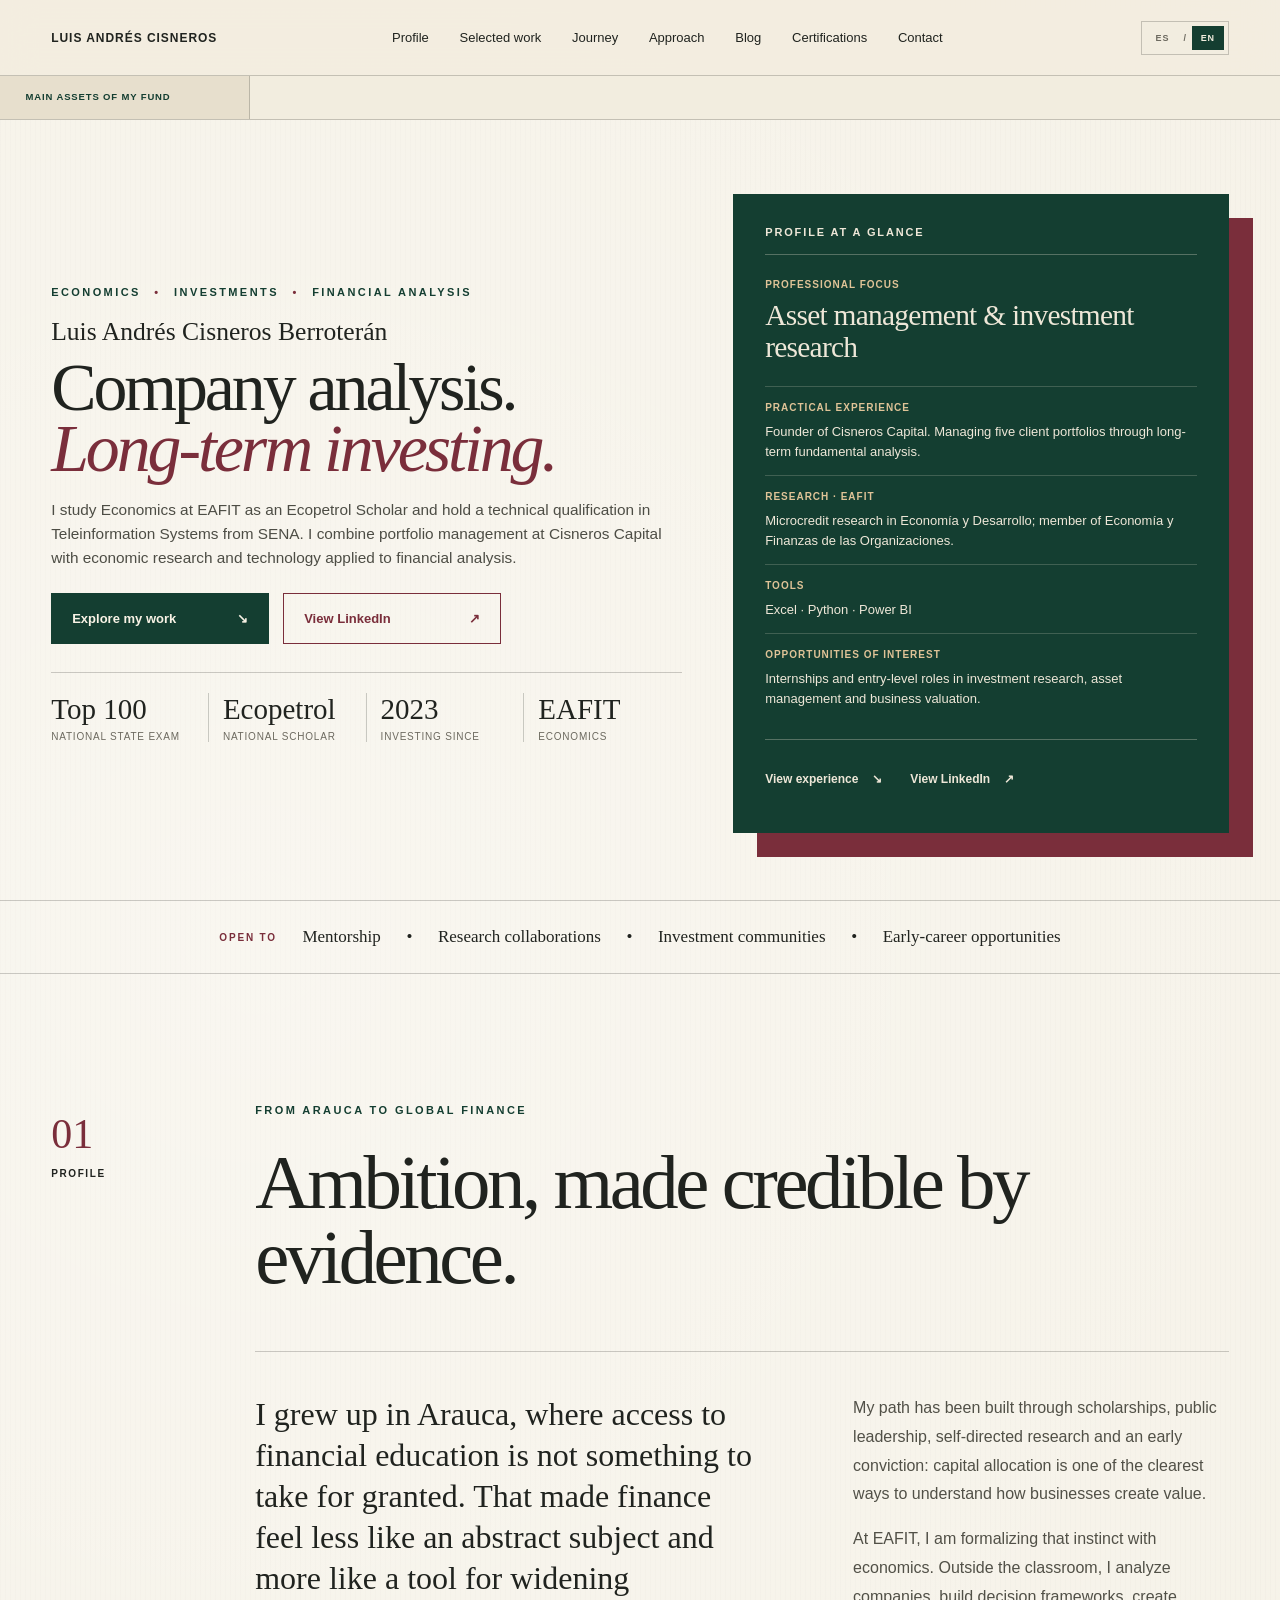
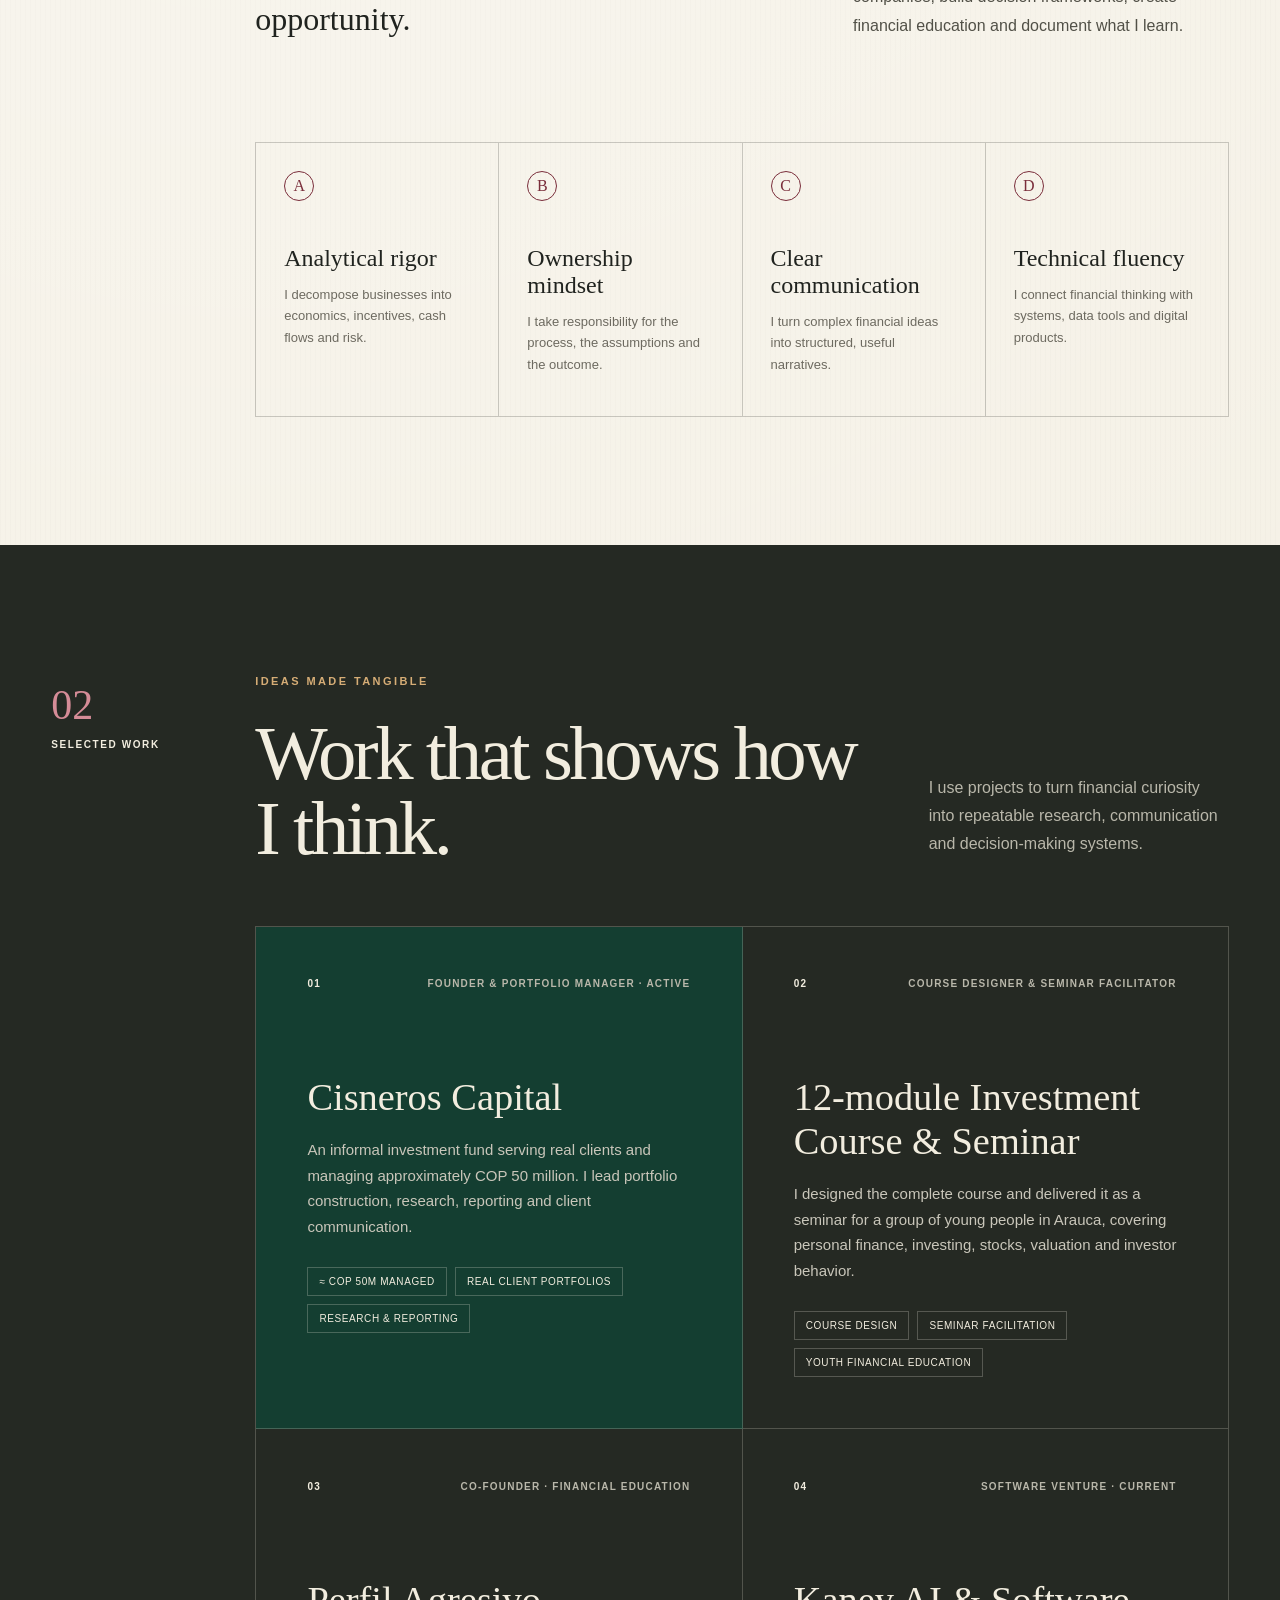
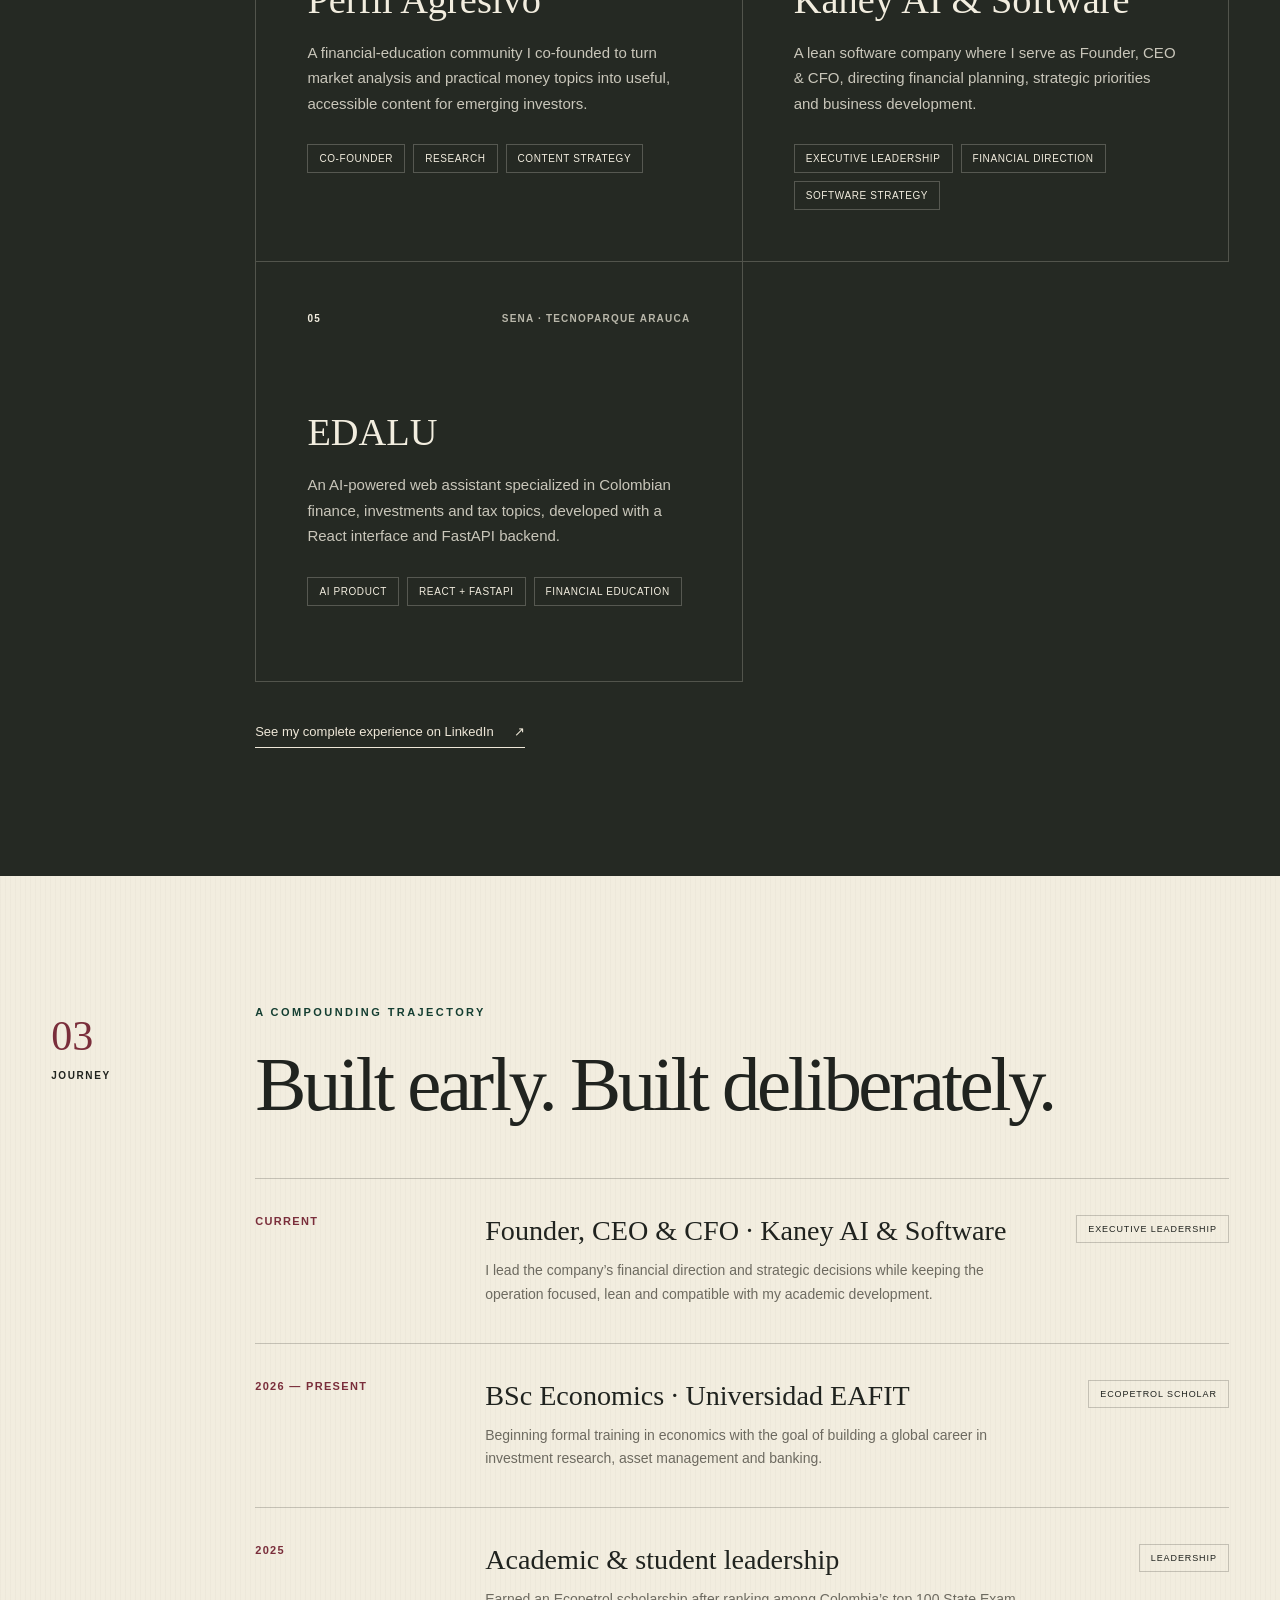
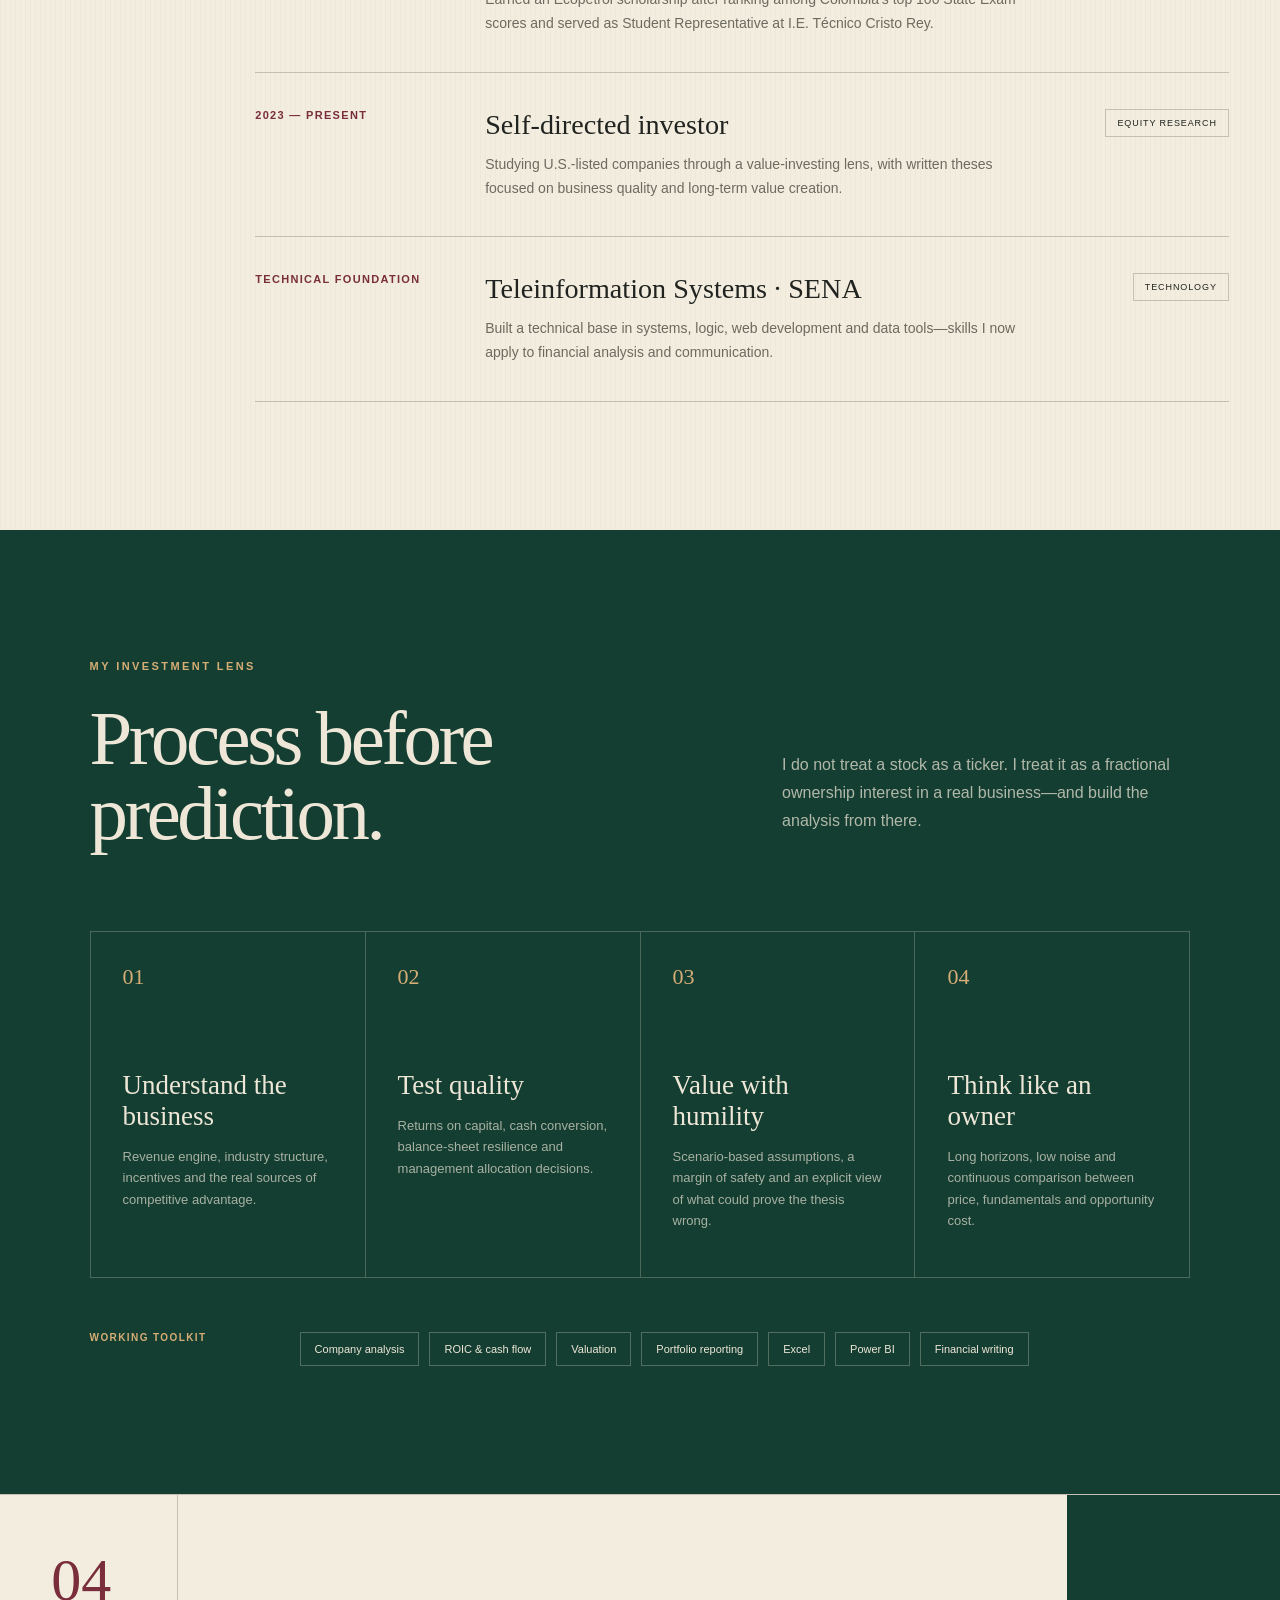
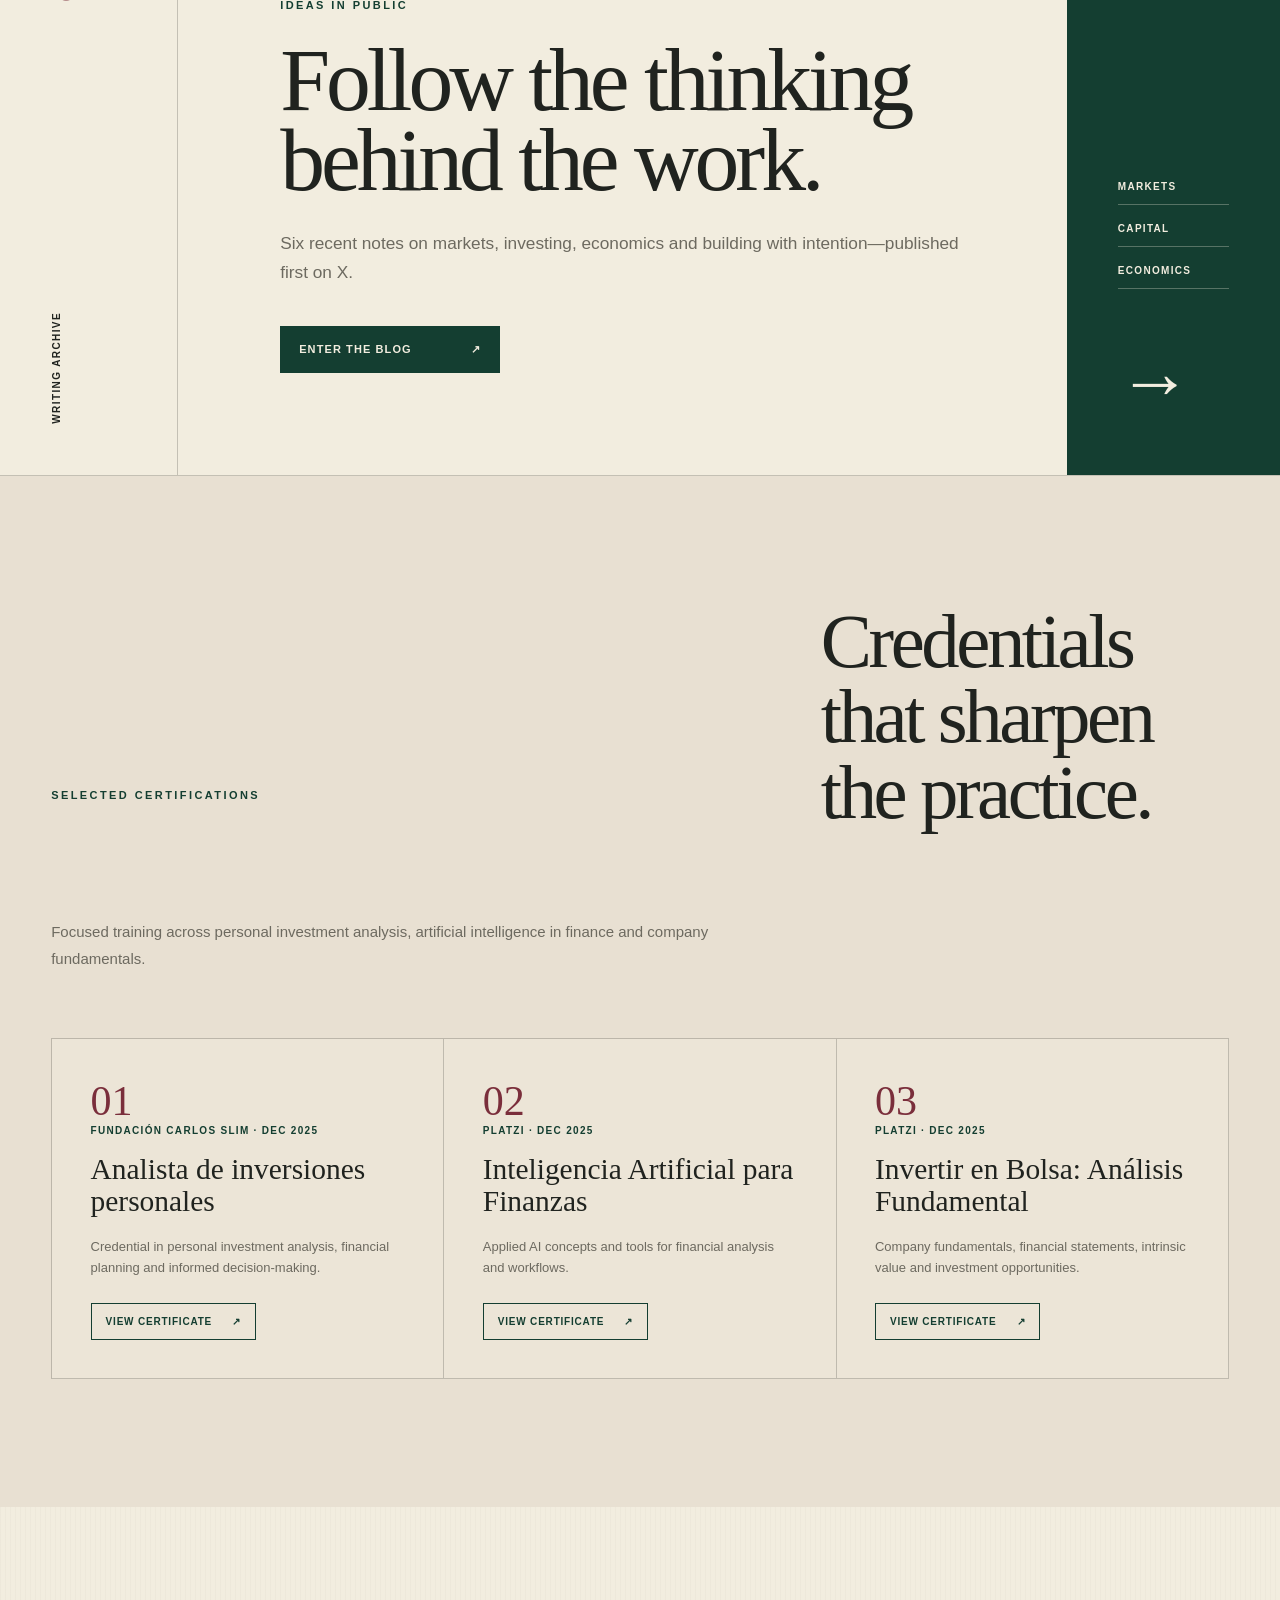
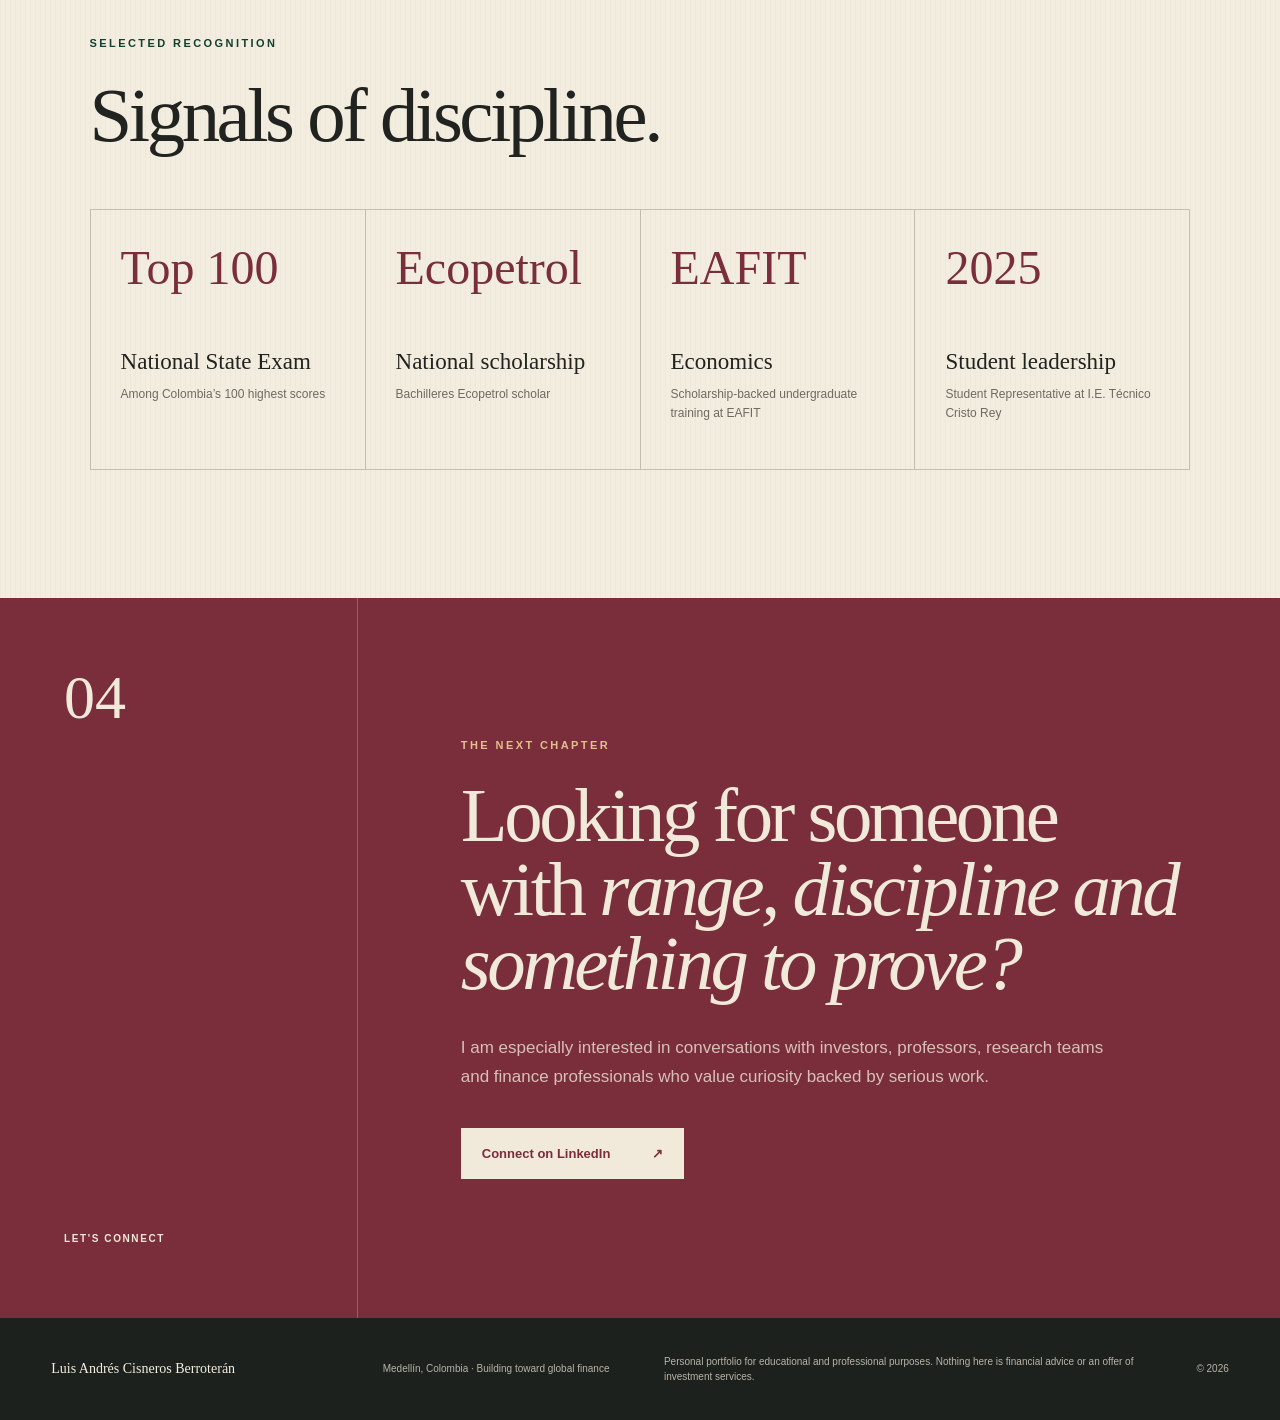
<file: index.html>
<!doctype html>
<html lang="en">
<head>
  <meta charset="utf-8">
  <meta name="viewport" content="width=device-width, initial-scale=1">
  <title>Luis Andrés Cisneros | Economics & Investment Research</title>
  <meta name="description" content="Personal portfolio of Luis Andrés Cisneros Berroterán — Economics student at EAFIT, Ecopetrol Scholar and value investor from Colombia.">
  <meta name="theme-color" content="#f2eddf">
  <meta property="og:title" content="Luis Andrés Cisneros | Economics & Investment Research">
  <meta property="og:description" content="Economics, investment research and a disciplined path into global finance.">
  <meta property="og:type" content="website">
  <meta property="og:url" content="https://luis-andtes.github.io/andres-cisneros-portfolio/">
  <link rel="canonical" href="https://luis-andtes.github.io/andres-cisneros-portfolio/">
  <link rel="stylesheet" href="styles.css?v=profile-brief">
  <script src="i18n.js?v=clear-investment-focus" defer></script>
</head>
<body><main><a class="skip-link" href="#content">Skip to content</a><header class="site-header"><a class="brand" href="#top" aria-label="Luis Andrés Cisneros — home"><span class="brand-name">Luis Andrés Cisneros</span></a><nav class="desktop-nav" aria-label="Primary navigation"><a href="#profile">Profile</a><a href="#work">Selected work</a><a href="#journey">Journey</a><a href="#approach">Approach</a><a href="blog.html">Blog</a><a href="#certifications">Certifications</a><a href="#contact">Contact</a></nav><details class="mobile-menu"><summary aria-label="Open navigation">Menu</summary><nav aria-label="Mobile navigation"><a href="#profile">Profile</a><a href="#work">Selected work</a><a href="#journey">Journey</a><a href="#approach">Approach</a><a href="blog.html">Blog</a><a href="#certifications">Certifications</a><a href="#contact">Contact</a></nav></details></header><section class="market-ticker" aria-label="Main assets of my investment fund"><div class="market-label"><strong>Main fund assets</strong><small>Live or delayed market data</small></div><div class="tradingview-widget-container"><div class="tradingview-widget-container__widget"></div><script type="text/javascript" src="https://s3.tradingview.com/external-embedding/embed-widget-ticker-tape.js" async>{"symbols":[{"proName":"BITSTAMP:BTCUSD","title":"BTC"},{"proName":"FX_IDC:USDCOP","title":"USD/COP"},{"proName":"NASDAQ:NVDA","title":"NVDA"},{"proName":"NYSE:NVO","title":"NVO"},{"proName":"NASDAQ:ASML","title":"ASML"},{"proName":"NYSE:NU","title":"NU"},{"proName":"NASDAQ:MSFT","title":"MSFT"},{"proName":"NASDAQ:META","title":"META"}],"showSymbolLogo":false,"isTransparent":true,"displayMode":"compact","colorTheme":"light","locale":"en"}</script></div></section><div id="content"><section class="hero" id="top"><div class="hero-copy"><p class="eyebrow">Economics <span>•</span> Investments <span>•</span> Financial analysis</p><p class="hero-name">Luis Andrés Cisneros Berroterán</p><h1>Company analysis.<br><em>Long-term investing.</em></h1><p class="hero-intro">I study Economics at EAFIT as an Ecopetrol Scholar and hold a technical qualification in Teleinformation Systems from SENA. I combine portfolio management at Cisneros Capital with economic research and technology applied to financial analysis.</p><div class="hero-actions"><a class="button button-primary" href="#work">Explore my work <span aria-hidden="true">↘</span></a><a class="button button-secondary" href="https://www.linkedin.com/in/andrescisneros1346/" target="_blank" rel="noreferrer">View LinkedIn <span aria-hidden="true">↗</span></a></div><div class="proof-grid" aria-label="Selected credentials"><div class="proof"><strong>Top 100</strong><span>National State Exam</span></div><div class="proof"><strong>Ecopetrol</strong><span>National scholar</span></div><div class="proof"><strong>2023</strong><span>Investing since</span></div><div class="proof"><strong>EAFIT</strong><span>Economics</span></div></div></div><aside class="hero-panel profile-brief" aria-labelledby="brief-title">
  <p class="brief-kicker" id="brief-title">Profile at a glance</p>
  <p class="brief-focus-label">Professional focus</p>
  <h2 class="brief-focus">Asset management & investment research</h2>
  <dl class="brief-details">
    <div class="brief-row"><dt>Practical experience</dt><dd>Founder of Cisneros Capital. Managing five client portfolios through long-term fundamental analysis.</dd></div>
    <div class="brief-row"><dt>Research · EAFIT</dt><dd>Microcredit research in Economía y Desarrollo; member of Economía y Finanzas de las Organizaciones.</dd></div>
    <div class="brief-row"><dt>Tools</dt><dd>Excel · Python · Power BI</dd></div>
    <div class="brief-row"><dt>Opportunities of interest</dt><dd>Internships and entry-level roles in investment research, asset management and business valuation.</dd></div>
  </dl>
  <div class="brief-actions">
    <a href="#work"><span>View experience</span> <span aria-hidden="true">↘</span></a>
    <a href="https://www.linkedin.com/in/andrescisneros1346/" target="_blank" rel="noreferrer"><span>View LinkedIn</span> <span aria-hidden="true">↗</span></a>
  </div>
</aside></section><div class="opportunity-strip" aria-label="Current interests"><span>Open to</span><p>Mentorship</p><i>•</i><p>Research collaborations</p><i>•</i><p>Investment communities</p><i>•</i><p>Early-career opportunities</p></div><section class="section profile-section" id="profile"><div class="section-index"><span>01</span><p>Profile</p></div><div class="profile-main"><p class="section-kicker">From Arauca to global finance</p><h2>Ambition, made credible by evidence.</h2><div class="profile-story"><p class="lead-paragraph">I grew up in Arauca, where access to financial education is not something to take for granted. That made finance feel less like an abstract subject and more like a tool for widening opportunity.</p><div><p>My path has been built through scholarships, public leadership, self-directed research and an early conviction: capital allocation is one of the clearest ways to understand how businesses create value.</p><p>At EAFIT, I am formalizing that instinct with economics. Outside the classroom, I analyze companies, build decision frameworks, create financial education and document what I learn.</p></div></div><div class="strength-grid"><article><span>A</span><h3>Analytical rigor</h3><p>I decompose businesses into economics, incentives, cash flows and risk.</p></article><article><span>B</span><h3>Ownership mindset</h3><p>I take responsibility for the process, the assumptions and the outcome.</p></article><article><span>C</span><h3>Clear communication</h3><p>I turn complex financial ideas into structured, useful narratives.</p></article><article><span>D</span><h3>Technical fluency</h3><p>I connect financial thinking with systems, data tools and digital products.</p></article></div></div></section><section class="section work-section" id="work"><div class="section-index light-index"><span>02</span><p>Selected work</p></div><div class="work-main"><div class="section-heading-row"><div><p class="section-kicker">Ideas made tangible</p><h2>Work that shows how I think.</h2></div><p>I use projects to turn financial curiosity into repeatable research, communication and decision-making systems.</p></div><div class="work-grid"><article class="work-card featured"><div class="work-card-top"><span>01</span><p>Founder &amp; portfolio manager · Active</p></div><h3>Cisneros Capital</h3><p class="work-description">An informal investment fund serving real clients and managing approximately COP 50 million. I lead portfolio construction, research, reporting and client communication.</p><ul><li>≈ COP 50M managed</li><li>Real client portfolios</li><li>Research &amp; reporting</li></ul></article><article class="work-card "><div class="work-card-top"><span>02</span><p>Course designer &amp; seminar facilitator</p></div><h3>12-module Investment Course &amp; Seminar</h3><p class="work-description">I designed the complete course and delivered it as a seminar for a group of young people in Arauca, covering personal finance, investing, stocks, valuation and investor behavior.</p><ul><li>Course design</li><li>Seminar facilitation</li><li>Youth financial education</li></ul></article><article class="work-card "><div class="work-card-top"><span>03</span><p>Co-founder · Financial education</p></div><h3>Perfil Agresivo</h3><p class="work-description">A financial-education community I co-founded to turn market analysis and practical money topics into useful, accessible content for emerging investors.</p><ul><li>Co-founder</li><li>Research</li><li>Content strategy</li></ul></article><article class="work-card "><div class="work-card-top"><span>04</span><p>Software venture · Current</p></div><h3>Kaney AI &amp; Software</h3><p class="work-description">A lean software company where I serve as Founder, CEO &amp; CFO, directing financial planning, strategic priorities and business development.</p><ul><li>Executive leadership</li><li>Financial direction</li><li>Software strategy</li></ul></article><article class="work-card "><div class="work-card-top"><span>05</span><p>SENA · Tecnoparque Arauca</p></div><h3>EDALU</h3><p class="work-description">An AI-powered web assistant specialized in Colombian finance, investments and tax topics, developed with a React interface and FastAPI backend.</p><ul><li>AI product</li><li>React + FastAPI</li><li>Financial education</li></ul></article></div><a class="text-link light-link" href="https://www.linkedin.com/in/andrescisneros1346/" target="_blank" rel="noreferrer">See my complete experience on LinkedIn <span aria-hidden="true">↗</span></a></div></section><section class="section journey-section" id="journey"><div class="section-index"><span>03</span><p>Journey</p></div><div class="journey-main"><p class="section-kicker">A compounding trajectory</p><h2>Built early. Built deliberately.</h2><div class="timeline"><article><div class="timeline-year">Current</div><div class="timeline-copy"><h3>Founder, CEO &amp; CFO · Kaney AI &amp; Software</h3><p>I lead the company’s financial direction and strategic decisions while keeping the operation focused, lean and compatible with my academic development.</p></div><span class="timeline-tag">Executive leadership</span></article><article><div class="timeline-year">2026 — Present</div><div class="timeline-copy"><h3>BSc Economics · Universidad EAFIT</h3><p>Beginning formal training in economics with the goal of building a global career in investment research, asset management and banking.</p></div><span class="timeline-tag">Ecopetrol Scholar</span></article><article><div class="timeline-year">2025</div><div class="timeline-copy"><h3>Academic &amp; student leadership</h3><p>Earned an Ecopetrol scholarship after ranking among Colombia’s top 100 State Exam scores and served as Student Representative at I.E. Técnico Cristo Rey.</p></div><span class="timeline-tag">Leadership</span></article><article><div class="timeline-year">2023 — Present</div><div class="timeline-copy"><h3>Self-directed investor</h3><p>Studying U.S.-listed companies through a value-investing lens, with written theses focused on business quality and long-term value creation.</p></div><span class="timeline-tag">Equity research</span></article><article><div class="timeline-year">Technical foundation</div><div class="timeline-copy"><h3>Teleinformation Systems · SENA</h3><p>Built a technical base in systems, logic, web development and data tools—skills I now apply to financial analysis and communication.</p></div><span class="timeline-tag">Technology</span></article></div></div></section><section class="approach-section" id="approach"><div class="approach-header"><div><p class="section-kicker">My investment lens</p><h2>Process before prediction.</h2></div><p>I do not treat a stock as a ticker. I treat it as a fractional ownership interest in a real business—and build the analysis from there.</p></div><div class="principles-grid"><article><span>01</span><h3>Understand the business</h3><p>Revenue engine, industry structure, incentives and the real sources of competitive advantage.</p></article><article><span>02</span><h3>Test quality</h3><p>Returns on capital, cash conversion, balance-sheet resilience and management allocation decisions.</p></article><article><span>03</span><h3>Value with humility</h3><p>Scenario-based assumptions, a margin of safety and an explicit view of what could prove the thesis wrong.</p></article><article><span>04</span><h3>Think like an owner</h3><p>Long horizons, low noise and continuous comparison between price, fundamentals and opportunity cost.</p></article></div><div class="toolkit"><p>Working toolkit</p><div><span>Company analysis</span><span>ROIC &amp; cash flow</span><span>Valuation</span><span>Portfolio reporting</span><span>Excel</span><span>Power BI</span><span>Financial writing</span></div></div></section><section class="blog-gateway-section" id="ideas" aria-labelledby="blog-gateway-title"><a class="blog-gateway" href="blog.html" aria-label="Open the writing archive"><div class="blog-gateway-index"><span>04</span><p>Writing archive</p></div><div class="blog-gateway-copy"><p class="section-kicker">Ideas in public</p><h2 id="blog-gateway-title">Follow the thinking behind the work.</h2><p class="blog-gateway-intro">Six recent notes on markets, investing, economics and building with intention—published first on X.</p><span class="blog-gateway-button">Enter the blog <i aria-hidden="true">↗</i></span></div><div class="blog-gateway-side" aria-hidden="true"><span>Markets</span><span>Capital</span><span>Economics</span><strong>→</strong></div></a></section><section class="certifications-section" id="certifications" aria-labelledby="certifications-title"><div class="certifications-header"><p class="section-kicker">Selected certifications</p><h2 id="certifications-title">Credentials that sharpen the practice.</h2><p>Focused training across personal investment analysis, artificial intelligence in finance and company fundamentals.</p></div><div class="certifications-grid"><article><span class="certificate-index">01</span><div><p class="certificate-issuer">Fundación Carlos Slim · Dec 2025</p><h3>Analista de inversiones personales</h3><p class="certificate-copy">Credential in personal investment analysis, financial planning and informed decision-making.</p><a class="certificate-link" href="https://capacitateparaelempleo.org/verifica/c86bc0ba-84dd-4f67-a14a-19133aa0ee88/01ec3e01-1753-4b5c-9e29-a7cebbd2ef7e" target="_blank" rel="noreferrer" aria-label="View Luis Andrés Cisneros personal investment analyst certificate"><span class="certificate-link-copy">View certificate</span><span aria-hidden="true">↗</span></a></div></article><article><span class="certificate-index">02</span><div><p class="certificate-issuer">Platzi · Dec 2025</p><h3>Inteligencia Artificial para Finanzas</h3><p class="certificate-copy">Applied AI concepts and tools for financial analysis and workflows.</p><a class="certificate-link" href="https://platzi.com/p/luis.acisneros062009/curso/7966-ia-finanzas/diploma/detalle/" target="_blank" rel="noreferrer" aria-label="View Luis Andrés Cisneros Artificial Intelligence for Finance certificate"><span class="certificate-link-copy">View certificate</span><span aria-hidden="true">↗</span></a></div></article><article><span class="certificate-index">03</span><div><p class="certificate-issuer">Platzi · Dec 2025</p><h3>Invertir en Bolsa: Análisis Fundamental</h3><p class="certificate-copy">Company fundamentals, financial statements, intrinsic value and investment opportunities.</p><a class="certificate-link" href="https://platzi.com/p/luis.acisneros062009/curso/2343-inversion-bolsa/diploma/detalle/" target="_blank" rel="noreferrer" aria-label="View Luis Andrés Cisneros Capitalamental Analysis certificate"><span class="certificate-link-copy">View certificate</span><span aria-hidden="true">↗</span></a></div></article></div></section><section class="recognition-section" aria-labelledby="recognition-title"><p class="section-kicker">Selected recognition</p><h2 id="recognition-title">Signals of discipline.</h2><div class="recognition-grid"><article><strong>Top 100</strong><p>National State Exam</p><span>Among Colombia’s 100 highest scores</span></article><article><strong>Ecopetrol</strong><p>National scholarship</p><span>Bachilleres Ecopetrol scholar</span></article><article><strong>EAFIT</strong><p>Economics</p><span>Scholarship-backed undergraduate training at EAFIT</span></article><article><strong>2025</strong><p>Student leadership</p><span>Student Representative at I.E. Técnico Cristo Rey</span></article></div></section><section class="contact-section" id="contact"><div class="contact-label"><span>04</span><p>Let&#x27;s connect</p></div><div class="contact-main"><p class="section-kicker">The next chapter</p><h2>Looking for someone with <em>range, discipline and something to prove?</em></h2><p>I am especially interested in conversations with investors, professors, research teams and finance professionals who value curiosity backed by serious work.</p><a class="button contact-button" href="https://www.linkedin.com/in/andrescisneros1346/" target="_blank" rel="noreferrer">Connect on LinkedIn <span aria-hidden="true">↗</span></a></div></section></div><footer><div class="footer-brand"><p>Luis Andrés Cisneros Berroterán</p></div><p>Medellín, Colombia · Building toward global finance</p><p class="disclaimer">Personal portfolio for educational and professional purposes. Nothing here is financial advice or an offer of investment services.</p><p>© 2026</p></footer></main></body>
</html>
</file>
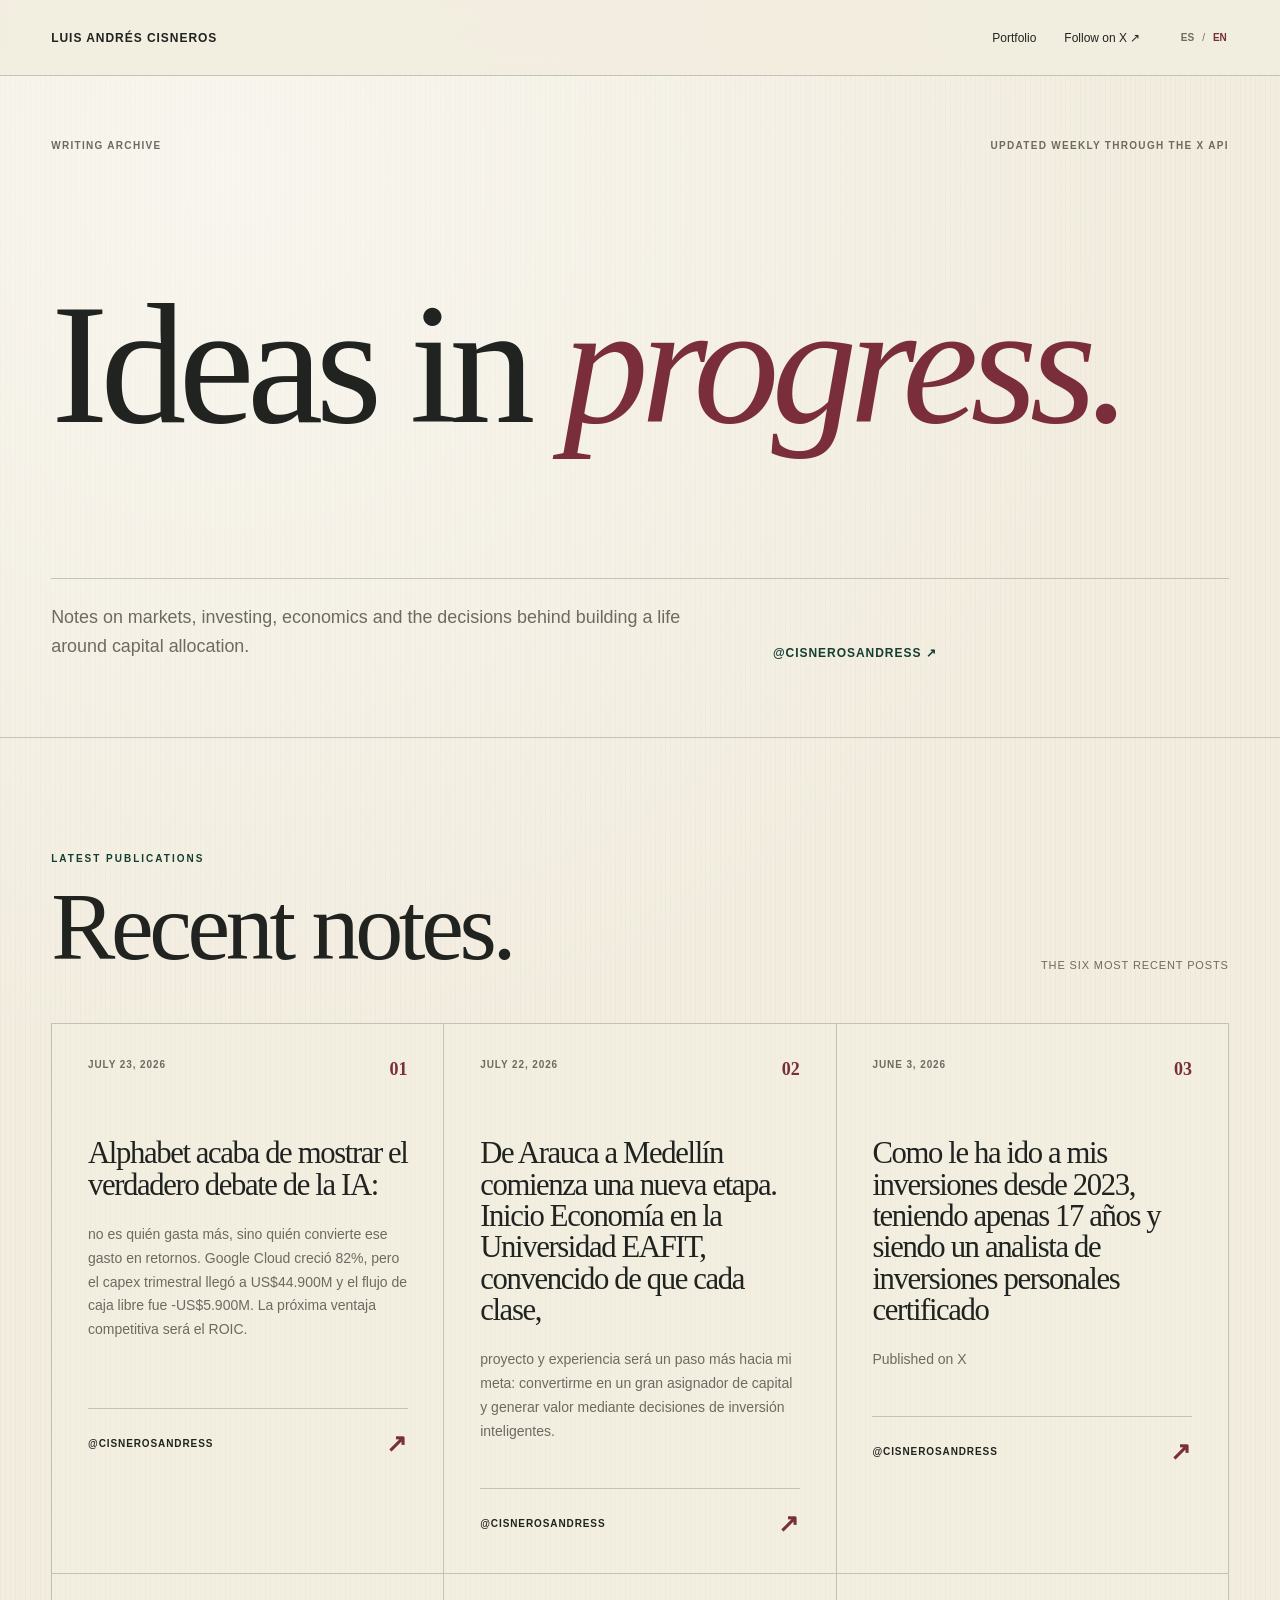
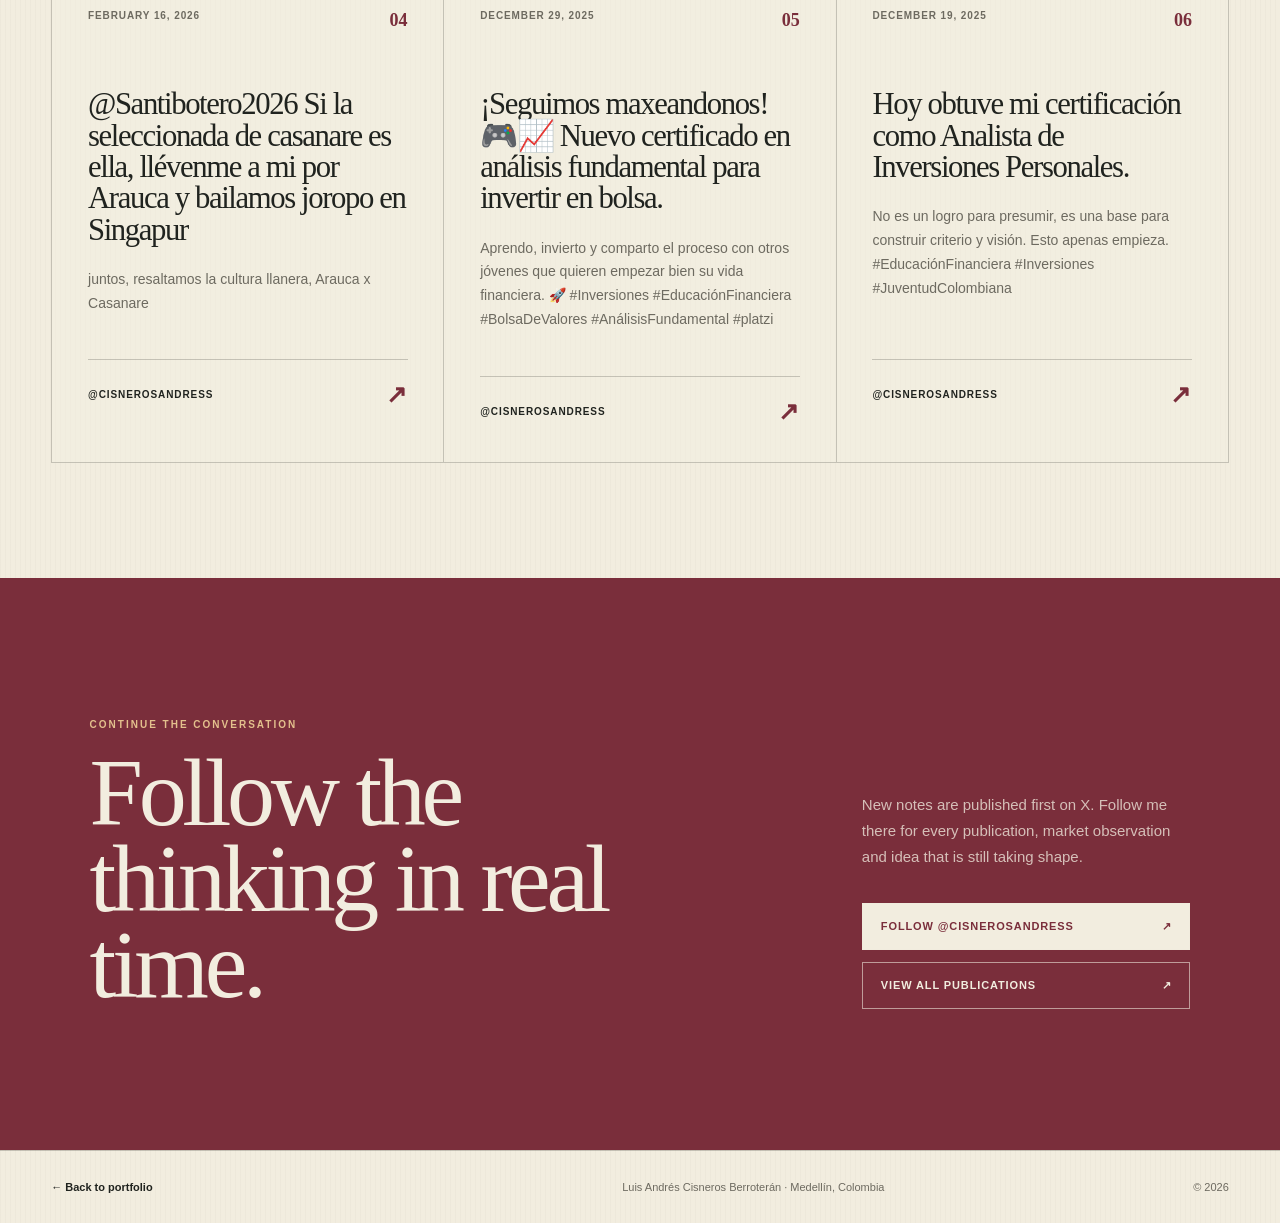
<file: blog.html>
<!doctype html>
<html lang="en">
<head>
  <meta charset="utf-8">
  <meta name="viewport" content="width=device-width, initial-scale=1">
  <title>Writing | Luis Andrés Cisneros</title>
  <meta name="description" content="Recent writing by Luis Andrés Cisneros on markets, investing, economics and building with intention.">
  <meta name="theme-color" content="#f2eddf">
  <meta property="og:title" content="Writing | Luis Andrés Cisneros">
  <meta property="og:description" content="Ideas in progress—notes on markets, investing, economics and building with intention.">
  <meta property="og:type" content="website">
  <meta property="og:url" content="https://luis-andtes.github.io/andres-cisneros-portfolio/blog.html">
  <link rel="canonical" href="https://luis-andtes.github.io/andres-cisneros-portfolio/blog.html">
  <link rel="stylesheet" href="blog.css?v=editorial-six">
  <script src="x-posts.js?v=editorial-six" defer></script>
</head>
<body>
  <a class="blog-skip-link" href="#content">Skip to content</a>

  <header class="blog-site-header">
    <a class="blog-brand" href="index.html" aria-label="Luis Andrés Cisneros — portfolio">
      Luis Andrés Cisneros
    </a>
    <nav class="blog-nav" aria-label="Blog navigation">
      <a class="blog-portfolio-link" href="index.html">Portfolio</a>
      <a class="blog-follow-nav" href="https://x.com/cisnerosandress" target="_blank" rel="noreferrer">Follow on X ↗</a>
    </nav>
    <div class="blog-language-switch" role="group" aria-label="Idioma / Language">
      <button type="button" data-lang="es" aria-pressed="false">ES</button>
      <span aria-hidden="true">/</span>
      <button type="button" data-lang="en" aria-pressed="false">EN</button>
    </div>
  </header>

  <main id="content">
    <section class="blog-hero" aria-labelledby="blog-title">
      <div class="blog-hero-meta">
        <span class="blog-archive-label">Writing archive</span>
        <span class="blog-update-label">Updated weekly through the X API</span>
      </div>
      <h1 id="blog-title">Ideas in <em>progress.</em></h1>
      <div class="blog-hero-bottom">
        <p>Notes on markets, investing, economics and the decisions behind building a life around capital allocation.</p>
        <a href="https://x.com/cisnerosandress" target="_blank" rel="noreferrer">@cisnerosandress <span aria-hidden="true">↗</span></a>
      </div>
    </section>

    <section class="blog-posts-section" aria-labelledby="latest-title">
      <header class="blog-feed-header">
        <div>
          <p class="blog-section-kicker">Latest publications</p>
          <h2 id="latest-title">Recent notes.</h2>
        </div>
        <p class="blog-feed-count">The six most recent posts</p>
      </header>
      <div class="blog-post-grid" aria-live="polite">
        <p class="blog-posts-status">Loading publications…</p>
      </div>
    </section>

    <section class="blog-follow-section" aria-labelledby="follow-title">
      <div>
        <p class="blog-section-kicker">Continue the conversation</p>
        <h2 id="follow-title">Follow the thinking in real time.</h2>
      </div>
      <div class="blog-follow-copy">
        <p>New notes are published first on X. Follow me there for every publication, market observation and idea that is still taking shape.</p>
        <div class="blog-follow-actions">
          <a class="blog-primary-action" href="https://x.com/cisnerosandress" target="_blank" rel="noreferrer">Follow @cisnerosandress <span aria-hidden="true">↗</span></a>
          <a class="blog-secondary-action" href="https://x.com/cisnerosandress" target="_blank" rel="noreferrer">View all publications <span aria-hidden="true">↗</span></a>
        </div>
      </div>
    </section>
  </main>

  <footer class="blog-footer">
    <a class="blog-back-link" href="index.html">← Back to portfolio</a>
    <p>Luis Andrés Cisneros Berroterán · Medellín, Colombia</p>
    <p>© 2026</p>
  </footer>
</body>
</html>
</file>
<file: styles.css>
:root {
  --paper: #f2eddf;
  --paper-deep: #e7dfcd;
  --ink: #20231f;
  --muted: #6d6a60;
  --green: #143e31;
  --green-soft: #285846;
  --wine: #7a2e3b;
  --rule: rgba(32, 35, 31, 0.22);
  --serif: Georgia, "Times New Roman", serif;
}

* {
  box-sizing: border-box;
}

html {
  scroll-behavior: smooth;
  scroll-padding-top: 96px;
}

body {
  margin: 0;
  background:
    radial-gradient(circle at 20% 10%, rgba(255, 255, 255, 0.54), transparent 34%),
    linear-gradient(90deg, rgba(78, 62, 34, 0.025) 1px, transparent 1px),
    var(--paper);
  background-size: auto, 5px 5px, auto;
  color: var(--ink);
  font-family: Arial, Helvetica, sans-serif;
  text-rendering: optimizeLegibility;
}

a {
  color: inherit;
  text-decoration: none;
}

button,
a,
summary {
  -webkit-tap-highlight-color: transparent;
}

.skip-link {
  position: fixed;
  z-index: 100;
  top: 12px;
  left: 12px;
  transform: translateY(-160%);
  background: var(--ink);
  color: var(--paper);
  padding: 12px 16px;
}

.skip-link:focus {
  transform: translateY(0);
}

.site-header {
  position: sticky;
  z-index: 50;
  top: 0;
  display: flex;
  align-items: center;
  justify-content: space-between;
  height: 76px;
  padding: 0 clamp(24px, 4vw, 72px);
  border-bottom: 1px solid var(--rule);
  background: rgba(242, 237, 223, 0.92);
  backdrop-filter: blur(16px);
}

.brand {
  display: flex;
  align-items: center;
}

.brand-name {
  font-size: 12px;
  font-weight: 700;
  letter-spacing: 0.08em;
  text-transform: uppercase;
}

.desktop-nav {
  display: flex;
  gap: clamp(22px, 2.4vw, 42px);
  font-size: 13px;
}

.desktop-nav a {
  position: relative;
  padding: 10px 0;
}

.desktop-nav a::after {
  position: absolute;
  right: 0;
  bottom: 2px;
  left: 0;
  height: 1px;
  background: var(--wine);
  content: "";
  transform: scaleX(0);
  transform-origin: right;
  transition: transform 180ms ease;
}

.desktop-nav a:hover::after,
.desktop-nav a:focus-visible::after {
  transform: scaleX(1);
  transform-origin: left;
}

.mobile-menu {
  display: none;
  position: relative;
}

.hero {
  display: grid;
  grid-template-columns: minmax(0, 1.12fr) minmax(360px, 0.88fr);
  gap: clamp(32px, 4vw, 72px);
  min-height: calc(100svh - 120px);
  padding: clamp(30px, 4.5vh, 48px) clamp(24px, 4vw, 72px) 34px;
}

.hero-copy {
  align-self: center;
}

.eyebrow,
.section-kicker {
  margin: 0 0 26px;
  color: var(--green);
  font-size: 11px;
  font-weight: 800;
  letter-spacing: 0.22em;
  line-height: 1.5;
  text-transform: uppercase;
}

.eyebrow span {
  color: var(--wine);
  margin: 0 8px;
}

.hero-name {
  margin: 0 0 16px;
  font-family: var(--serif);
  font-size: clamp(22px, 2vw, 34px);
}

h1,
h2,
h3,
p {
  margin-top: 0;
}

h1,
h2 {
  font-family: var(--serif);
  font-weight: 400;
  letter-spacing: -0.045em;
}

.hero h1 {
  max-width: 880px;
  margin-bottom: 18px;
  font-size: clamp(52px, 5.3vw, 92px);
  line-height: 0.91;
}

html[lang="es"] .hero h1 {
  font-size: clamp(48px, 4.7vw, 80px);
  line-height: 0.94;
}

.hero h1 em,
.contact-main h2 em {
  color: var(--wine);
  font-weight: 400;
}

.hero-intro {
  max-width: 720px;
  margin-bottom: 24px;
  color: #4d4d45;
  font-size: clamp(15px, 1.2vw, 19px);
  line-height: 1.55;
}

.hero-actions {
  display: flex;
  flex-wrap: wrap;
  gap: 14px;
  margin-bottom: 28px;
}

.button {
  display: inline-flex;
  align-items: center;
  justify-content: space-between;
  gap: 42px;
  min-width: 218px;
  padding: 17px 20px;
  border: 1px solid var(--green);
  font-size: 13px;
  font-weight: 700;
  transition: transform 160ms ease, background 160ms ease, color 160ms ease;
}

.button:hover,
.button:focus-visible {
  transform: translateY(-3px);
}

.button-primary {
  background: var(--green);
  color: #f8f2e5;
}

.button-primary:hover,
.button-primary:focus-visible {
  background: var(--wine);
  border-color: var(--wine);
}

.button-secondary {
  color: var(--wine);
  border-color: var(--wine);
}

.proof-grid {
  display: grid;
  grid-template-columns: repeat(4, minmax(0, 1fr));
  max-width: 760px;
  padding-top: 20px;
  border-top: 1px solid var(--rule);
}

.proof {
  display: flex;
  flex-direction: column;
  gap: 5px;
  padding: 0 14px;
  border-right: 1px solid var(--rule);
}

.proof:first-child {
  padding-left: 0;
}

.proof:last-child {
  border-right: 0;
}

.proof strong {
  font-family: var(--serif);
  font-size: 29px;
  font-weight: 400;
}

.proof span {
  color: var(--muted);
  font-size: 10px;
  letter-spacing: 0.08em;
  text-transform: uppercase;
}

.hero-panel {
  position: relative;
  align-self: center;
  min-height: 520px;
  padding: clamp(28px, 3vw, 48px);
  overflow: hidden;
  background: var(--green);
  color: #eee7d8;
  box-shadow: 24px 24px 0 var(--wine);
}

.hero-panel::before,
.hero-panel::after {
  position: absolute;
  border: 1px solid rgba(238, 231, 216, 0.24);
  border-radius: 50%;
  content: "";
}

.hero-panel::before {
  top: 36%;
  right: -90px;
  width: 300px;
  height: 300px;
}

.hero-panel::after {
  top: calc(36% + 75px);
  right: -15px;
  width: 150px;
  height: 150px;
}

.panel-topline {
  display: flex;
  justify-content: space-between;
  padding-bottom: 20px;
  border-bottom: 1px solid rgba(238, 231, 216, 0.3);
  font-size: 10px;
  font-weight: 800;
  letter-spacing: 0.16em;
  text-transform: uppercase;
}

.panel-quote {
  position: relative;
  z-index: 1;
  max-width: 560px;
  margin: 28px 0 0;
  font-family: var(--serif);
  font-size: clamp(25px, 2.2vw, 38px);
  line-height: 1.12;
}

.chart {
  position: absolute;
  right: 40px;
  bottom: 100px;
  left: 40px;
  height: 150px;
  border-bottom: 1px solid rgba(238, 231, 216, 0.45);
}

.chart-line {
  position: absolute;
  top: 58%;
  left: 4%;
  width: 92%;
  height: 1px;
  background: #e8d5b5;
  transform: rotate(-20deg);
  transform-origin: left;
  box-shadow: 12px -4px 0 rgba(232, 213, 181, 0.55), 26px 6px 0 rgba(232, 213, 181, 0.45);
}

.bars {
  position: absolute;
  right: 0;
  bottom: 0;
  left: 0;
  display: flex;
  align-items: flex-end;
  gap: 8px;
  height: 100%;
}

.bars i {
  flex: 1;
  max-width: 24px;
  background: rgba(232, 213, 181, 0.2);
}

.panel-principles {
  position: absolute;
  right: 38px;
  bottom: 42px;
  left: 38px;
  z-index: 1;
  display: flex;
  justify-content: space-between;
  color: rgba(238, 231, 216, 0.75);
  font-size: 9px;
  font-weight: 700;
  letter-spacing: 0.1em;
  text-transform: uppercase;
}

.panel-signature {
  position: absolute;
  right: 38px;
  bottom: 78px;
  margin: 0;
  font-family: var(--serif);
  font-size: 18px;
  font-style: italic;
}

.opportunity-strip {
  display: flex;
  align-items: center;
  justify-content: center;
  gap: clamp(14px, 2vw, 32px);
  min-height: 74px;
  padding: 18px 24px;
  border-top: 1px solid var(--rule);
  border-bottom: 1px solid var(--rule);
}

.opportunity-strip span {
  color: var(--wine);
  font-size: 10px;
  font-weight: 800;
  letter-spacing: 0.18em;
  text-transform: uppercase;
}

.opportunity-strip p,
.opportunity-strip i {
  margin: 0;
  font-family: var(--serif);
  font-size: 17px;
  font-style: normal;
}

.section {
  display: grid;
  grid-template-columns: 140px minmax(0, 1fr);
  gap: clamp(28px, 5vw, 96px);
  padding: clamp(90px, 10vw, 160px) clamp(24px, 4vw, 72px);
}

.section-index {
  display: flex;
  flex-direction: column;
  gap: 10px;
  padding-top: 8px;
}

.section-index span {
  color: var(--wine);
  font-family: var(--serif);
  font-size: 42px;
}

.section-index p {
  font-size: 10px;
  font-weight: 800;
  letter-spacing: 0.16em;
  text-transform: uppercase;
}

.profile-main h2,
.journey-main h2,
.recognition-section h2 {
  max-width: 1050px;
  margin-bottom: 56px;
  font-size: clamp(52px, 6vw, 96px);
  line-height: 0.98;
}

.profile-story {
  display: grid;
  grid-template-columns: 1.15fr 0.85fr;
  gap: clamp(36px, 7vw, 120px);
  padding: 42px 0 70px;
  border-top: 1px solid var(--rule);
}

.profile-story p {
  color: #515047;
  font-size: 16px;
  line-height: 1.8;
}

.profile-story .lead-paragraph {
  color: var(--ink);
  font-family: var(--serif);
  font-size: clamp(26px, 2.5vw, 40px);
  line-height: 1.28;
}

.strength-grid {
  display: grid;
  grid-template-columns: repeat(4, 1fr);
  border-top: 1px solid var(--rule);
  border-left: 1px solid var(--rule);
}

.strength-grid article {
  min-height: 250px;
  padding: 28px;
  border-right: 1px solid var(--rule);
  border-bottom: 1px solid var(--rule);
}

.strength-grid article > span {
  display: inline-flex;
  align-items: center;
  justify-content: center;
  width: 30px;
  height: 30px;
  margin-bottom: 44px;
  border: 1px solid var(--wine);
  border-radius: 50%;
  color: var(--wine);
  font-family: var(--serif);
}

.strength-grid h3 {
  margin-bottom: 12px;
  font-family: var(--serif);
  font-size: 24px;
  font-weight: 400;
}

.strength-grid p {
  color: var(--muted);
  font-size: 13px;
  line-height: 1.65;
}

.work-section {
  background: #252923;
  color: #f2eddf;
}

.light-index span {
  color: #d58c97;
}

.section-heading-row {
  display: grid;
  grid-template-columns: 1.35fr 0.65fr;
  gap: 50px;
  align-items: end;
  margin-bottom: 60px;
}

.section-heading-row h2,
.approach-header h2 {
  max-width: 880px;
  margin: 0;
  font-size: clamp(52px, 6vw, 96px);
  line-height: 0.98;
}

.section-heading-row > p {
  margin-bottom: 8px;
  color: #b9b7aa;
  line-height: 1.75;
}

.work-section .section-kicker,
.approach-section .section-kicker {
  color: #d6ad76;
}

.work-grid {
  display: grid;
  grid-template-columns: repeat(2, 1fr);
  border-top: 1px solid rgba(242, 237, 223, 0.22);
  border-left: 1px solid rgba(242, 237, 223, 0.22);
}

.work-card {
  position: relative;
  min-height: 420px;
  padding: clamp(28px, 4vw, 58px);
  border-right: 1px solid rgba(242, 237, 223, 0.22);
  border-bottom: 1px solid rgba(242, 237, 223, 0.22);
  transition: background 180ms ease;
}

.work-card:hover {
  background: rgba(242, 237, 223, 0.05);
}

.work-card.featured {
  background: var(--green);
}

.work-card-top {
  display: flex;
  justify-content: space-between;
  margin-bottom: 76px;
  font-size: 10px;
  font-weight: 800;
  letter-spacing: 0.12em;
  text-transform: uppercase;
}

.work-card-top p {
  color: #b9b7aa;
}

.work-card h3 {
  margin-bottom: 18px;
  font-family: var(--serif);
  font-size: clamp(32px, 3vw, 50px);
  font-weight: 400;
}

.work-description {
  max-width: 620px;
  color: #c9c6ba;
  font-size: 15px;
  line-height: 1.7;
}

.work-card ul {
  display: flex;
  flex-wrap: wrap;
  gap: 8px;
  margin: 28px 0 0;
  padding: 0;
  list-style: none;
}

.work-card li {
  padding: 8px 11px;
  border: 1px solid rgba(242, 237, 223, 0.24);
  font-size: 10px;
  letter-spacing: 0.06em;
  text-transform: uppercase;
}

.text-link {
  display: inline-flex;
  gap: 20px;
  margin-top: 42px;
  padding-bottom: 8px;
  border-bottom: 1px solid currentColor;
  font-size: 13px;
}

.light-link {
  color: #eee7d8;
}

.timeline {
  border-top: 1px solid var(--rule);
}

.timeline article {
  display: grid;
  grid-template-columns: 190px minmax(0, 1fr) 160px;
  gap: 40px;
  align-items: start;
  padding: 36px 0;
  border-bottom: 1px solid var(--rule);
}

.timeline-year {
  color: var(--wine);
  font-size: 11px;
  font-weight: 800;
  letter-spacing: 0.12em;
  text-transform: uppercase;
}

.timeline-copy h3 {
  margin-bottom: 12px;
  font-family: var(--serif);
  font-size: clamp(24px, 2.2vw, 34px);
  font-weight: 400;
}

.timeline-copy p {
  max-width: 740px;
  margin: 0;
  color: var(--muted);
  font-size: 14px;
  line-height: 1.7;
}

.timeline-tag {
  justify-self: end;
  padding: 8px 11px;
  border: 1px solid var(--rule);
  font-size: 9px;
  letter-spacing: 0.1em;
  text-transform: uppercase;
}

.approach-section {
  padding: clamp(90px, 10vw, 160px) clamp(24px, 7vw, 118px);
  background: var(--green);
  color: #eee7d8;
}

.approach-header {
  display: grid;
  grid-template-columns: 1.2fr 0.8fr;
  gap: 80px;
  align-items: end;
  margin-bottom: 80px;
}

.approach-header > p {
  color: rgba(238, 231, 216, 0.72);
  line-height: 1.75;
}

.principles-grid {
  display: grid;
  grid-template-columns: repeat(4, 1fr);
  border-top: 1px solid rgba(238, 231, 216, 0.25);
  border-left: 1px solid rgba(238, 231, 216, 0.25);
}

.principles-grid article {
  min-height: 310px;
  padding: 32px;
  border-right: 1px solid rgba(238, 231, 216, 0.25);
  border-bottom: 1px solid rgba(238, 231, 216, 0.25);
}

.principles-grid article > span {
  display: block;
  margin-bottom: 80px;
  color: #d6ad76;
  font-family: var(--serif);
  font-size: 22px;
}

.principles-grid h3 {
  margin-bottom: 14px;
  font-family: var(--serif);
  font-size: 27px;
  font-weight: 400;
}

.principles-grid p {
  color: rgba(238, 231, 216, 0.68);
  font-size: 13px;
  line-height: 1.65;
}

.toolkit {
  display: grid;
  grid-template-columns: 180px 1fr;
  gap: 30px;
  margin-top: 54px;
}

.toolkit > p {
  color: #d6ad76;
  font-size: 10px;
  font-weight: 800;
  letter-spacing: 0.14em;
  text-transform: uppercase;
}

.toolkit > div {
  display: flex;
  flex-wrap: wrap;
  gap: 10px;
}

.toolkit span {
  padding: 10px 14px;
  border: 1px solid rgba(238, 231, 216, 0.28);
  font-size: 11px;
}

.recognition-section {
  padding: clamp(90px, 10vw, 160px) clamp(24px, 7vw, 118px);
}

.recognition-grid {
  display: grid;
  grid-template-columns: repeat(4, 1fr);
  border-top: 1px solid var(--rule);
  border-left: 1px solid var(--rule);
}

.recognition-grid article {
  min-height: 260px;
  padding: 30px;
  border-right: 1px solid var(--rule);
  border-bottom: 1px solid var(--rule);
}

.recognition-grid strong {
  display: block;
  margin-bottom: 54px;
  color: var(--wine);
  font-family: var(--serif);
  font-size: 48px;
  font-weight: 400;
}

.recognition-grid p {
  margin-bottom: 9px;
  font-family: var(--serif);
  font-size: 23px;
}

.recognition-grid span {
  color: var(--muted);
  font-size: 12px;
  line-height: 1.5;
}

.contact-section {
  display: grid;
  grid-template-columns: minmax(180px, 0.28fr) minmax(0, 0.72fr);
  min-height: 720px;
  background: var(--wine);
  color: #f1e9da;
}

.contact-label {
  display: flex;
  flex-direction: column;
  justify-content: space-between;
  padding: clamp(38px, 5vw, 74px);
  border-right: 1px solid rgba(241, 233, 218, 0.25);
}

.contact-label span {
  font-family: var(--serif);
  font-size: 62px;
}

.contact-label p {
  font-size: 10px;
  font-weight: 800;
  letter-spacing: 0.16em;
  text-transform: uppercase;
}

.contact-main {
  display: flex;
  flex-direction: column;
  align-items: flex-start;
  justify-content: center;
  padding: clamp(56px, 8vw, 130px);
}

.contact-main .section-kicker {
  color: #e3c08d;
}

.contact-main h2 {
  max-width: 1120px;
  margin-bottom: 34px;
  font-size: clamp(52px, 6vw, 98px);
  line-height: 0.96;
}

.contact-main h2 em {
  color: #f1e9da;
  font-style: italic;
}

.contact-main > p:not(.section-kicker) {
  max-width: 650px;
  margin-bottom: 36px;
  color: rgba(241, 233, 218, 0.78);
  font-size: 17px;
  line-height: 1.7;
}

.contact-button {
  background: #f1e9da;
  border-color: #f1e9da;
  color: var(--wine);
}

footer {
  display: grid;
  grid-template-columns: 1.2fr 1fr 2fr auto;
  gap: 30px;
  align-items: center;
  padding: 36px clamp(24px, 4vw, 72px);
  background: #1d211d;
  color: rgba(242, 237, 223, 0.72);
  font-size: 10px;
  line-height: 1.5;
}

.footer-brand {
  display: flex;
  align-items: center;
  gap: 20px;
  color: #f2eddf;
}

.footer-brand .monogram {
  font-size: 28px;
}

.footer-brand p,
footer p {
  margin: 0;
}

.disclaimer {
  max-width: 560px;
}

@media (max-width: 1100px) {
  .hero {
    grid-template-columns: 1fr;
  }

  .hero-panel {
    min-height: 520px;
  }

  .strength-grid,
  .principles-grid,
  .recognition-grid {
    grid-template-columns: repeat(2, 1fr);
  }

  .section-heading-row,
  .approach-header {
    grid-template-columns: 1fr;
  }

  footer {
    grid-template-columns: repeat(2, 1fr);
  }
}

@media (max-width: 760px) {
  html {
    scroll-padding-top: 70px;
  }

  .site-header {
    height: 70px;
    padding: 0 20px;
  }

  .desktop-nav {
    display: none;
  }

  .monogram {
    font-size: 34px;
  }

  .mobile-menu {
    display: block;
  }

  .mobile-menu summary {
    cursor: pointer;
    font-size: 11px;
    font-weight: 800;
    letter-spacing: 0.14em;
    list-style: none;
    text-transform: uppercase;
  }

  .mobile-menu summary::-webkit-details-marker {
    display: none;
  }

  .mobile-menu nav {
    position: absolute;
    top: 32px;
    right: 0;
    display: flex;
    flex-direction: column;
    gap: 18px;
    width: 220px;
    padding: 24px;
    border: 1px solid var(--rule);
    background: var(--paper);
    box-shadow: 12px 12px 0 var(--green);
    font-size: 13px;
  }

  .hero {
    min-height: auto;
    padding: 68px 20px 52px;
  }

  .hero h1 {
    font-size: clamp(50px, 14vw, 72px);
  }

  .eyebrow {
    line-height: 2;
  }

  .proof-grid {
    grid-template-columns: repeat(2, 1fr);
    row-gap: 22px;
  }

  .proof:nth-child(2) {
    border-right: 0;
  }

  .hero-panel {
    min-height: 500px;
    padding: 28px;
    box-shadow: 12px 12px 0 var(--wine);
  }

  .panel-quote {
    font-size: 29px;
  }

  .panel-principles {
    flex-direction: column;
    gap: 5px;
  }

  .opportunity-strip {
    justify-content: flex-start;
    overflow-x: auto;
    white-space: nowrap;
  }

  .section {
    grid-template-columns: 1fr;
    padding: 92px 20px;
  }

  .section-index {
    flex-direction: row;
    align-items: baseline;
    border-bottom: 1px solid var(--rule);
  }

  .profile-main h2,
  .journey-main h2,
  .recognition-section h2,
  .section-heading-row h2,
  .approach-header h2,
  .contact-main h2 {
    font-size: clamp(48px, 13vw, 70px);
  }

  .profile-story,
  .work-grid,
  .strength-grid,
  .principles-grid,
  .recognition-grid {
    grid-template-columns: 1fr;
  }

  .strength-grid article,
  .principles-grid article,
  .recognition-grid article {
    min-height: auto;
  }

  .work-card {
    min-height: 370px;
  }

  .timeline article {
    grid-template-columns: 1fr;
    gap: 16px;
  }

  .timeline-tag {
    justify-self: start;
  }

  .approach-section,
  .recognition-section {
    padding: 92px 20px;
  }

  .approach-header {
    gap: 24px;
  }

  .principles-grid article > span {
    margin-bottom: 38px;
  }

  .toolkit {
    grid-template-columns: 1fr;
  }

  .contact-section {
    grid-template-columns: 1fr;
    min-height: auto;
  }

  .contact-label {
    flex-direction: row;
    align-items: baseline;
    padding: 28px 20px;
    border-right: 0;
    border-bottom: 1px solid rgba(241, 233, 218, 0.25);
  }

  .contact-label span {
    font-size: 36px;
  }

  .contact-main {
    padding: 90px 20px;
  }

  footer {
    grid-template-columns: 1fr;
    padding: 38px 20px;
  }
}

@media (prefers-reduced-motion: reduce) {
  html {
    scroll-behavior: auto;
  }

  *,
  *::before,
  *::after {
    transition-duration: 0.01ms !important;
  }
}


/* Language selector */
.language-switch {
  display: flex;
  align-items: center;
  gap: 5px;
  margin-left: 24px;
  padding: 4px;
  border: 1px solid var(--rule);
  background: rgba(242, 237, 223, 0.72);
  color: var(--muted);
  font-size: 9px;
  font-weight: 800;
  letter-spacing: 0.1em;
}

.language-switch button {
  min-width: 32px;
  padding: 7px 8px;
  border: 0;
  background: transparent;
  color: inherit;
  cursor: pointer;
  font: inherit;
  letter-spacing: inherit;
  transition: background 160ms ease, color 160ms ease;
}

.language-switch button:hover,
.language-switch button:focus-visible {
  color: var(--wine);
  outline: 1px solid var(--wine);
  outline-offset: -1px;
}

.language-switch button[aria-pressed="true"] {
  background: var(--green);
  color: var(--paper);
}

@media (max-width: 920px) and (min-width: 761px) {

  .desktop-nav {
    gap: 18px;
  }

  .language-switch {
    margin-left: 14px;
  }
}

@media (max-width: 760px) {
  .language-switch {
    margin-right: 14px;
    margin-left: auto;
  }
}


/* Certifications */
.certifications-section {
  padding: clamp(90px, 10vw, 150px) clamp(24px, 4vw, 72px);
  background: #e8e0d2;
}

.certifications-header {
  display: grid;
  grid-template-columns: minmax(0, 1.25fr) minmax(280px, 0.75fr);
  gap: clamp(36px, 7vw, 110px);
  align-items: end;
  margin-bottom: 58px;
}

.certifications-header h2 {
  max-width: 920px;
  margin-bottom: 0;
  font-size: clamp(52px, 6vw, 94px);
  line-height: 0.98;
}

.certifications-header > p:last-child {
  margin-bottom: 8px;
  color: var(--muted);
  font-size: 15px;
  line-height: 1.75;
}

.certifications-grid {
  display: grid;
  grid-template-columns: repeat(3, 1fr);
  border-top: 1px solid var(--rule);
  border-left: 1px solid var(--rule);
}

.certifications-grid article {
  display: flex;
  min-height: 340px;
  flex-direction: column;
  justify-content: space-between;
  padding: clamp(28px, 3vw, 44px);
  border-right: 1px solid var(--rule);
  border-bottom: 1px solid var(--rule);
  background: rgba(242, 237, 223, 0.34);
  transition: background 180ms ease, transform 180ms ease;
}

.certifications-grid article:hover {
  background: rgba(242, 237, 223, 0.78);
  transform: translateY(-4px);
}

.certificate-index {
  color: var(--wine);
  font-family: var(--serif);
  font-size: 42px;
}

.certificate-issuer {
  margin-bottom: 18px;
  color: var(--green);
  font-size: 10px;
  font-weight: 800;
  letter-spacing: 0.13em;
  text-transform: uppercase;
}

.certifications-grid h3 {
  margin-bottom: 18px;
  font-family: var(--serif);
  font-size: clamp(27px, 2.3vw, 38px);
  font-weight: 400;
  line-height: 1.08;
}

.certificate-copy {
  margin-bottom: 0;
  color: var(--muted);
  font-size: 13px;
  line-height: 1.65;
}

@media (max-width: 1120px) and (min-width: 761px) {

  .desktop-nav {
    gap: 16px;
    font-size: 12px;
  }

  .language-switch {
    margin-left: 12px;
  }
}

@media (max-width: 900px) {
  .certifications-header {
    grid-template-columns: 1fr;
    gap: 22px;
  }

  .certifications-grid {
    grid-template-columns: 1fr;
  }

  .certifications-grid article {
    min-height: 270px;
  }
}

@media (max-width: 760px) {
  .certifications-section {
    padding: 92px 20px;
  }

  .certifications-header h2 {
    font-size: clamp(48px, 13vw, 70px);
  }
}


/* Market ticker */
.market-ticker {
  display: grid;
  grid-template-columns: minmax(210px, 250px) minmax(0, 1fr);
  height: 44px;
  overflow: hidden;
  border-bottom: 1px solid var(--rule);
  background: var(--paper);
  color: var(--ink);
}

.market-label {
  display: flex;
  flex-direction: column;
  justify-content: center;
  overflow: hidden;
  padding: 0 clamp(16px, 2vw, 28px);
  border-right: 1px solid var(--rule);
  background: var(--paper-deep);
}

.market-label strong {
  color: var(--green);
  font-size: 9.5px;
  font-weight: 800;
  letter-spacing: 0.09em;
  line-height: 1.25;
  text-transform: uppercase;
  white-space: nowrap;
  transform: translateY(-1px);
}

.market-label small {
  display: none;
}

.tradingview-widget-container,
.tradingview-widget-container__widget {
  width: 100%;
  min-width: 0;
  height: 44px;
  min-height: 44px;
  overflow: hidden;
  background: var(--paper);
}

.tradingview-widget-container iframe {
  width: 114% !important;
  height: 48px !important;
  transform: scale(0.88);
  transform-origin: left top;
}

/* Compact first viewport */
.hero .eyebrow {
  margin-bottom: 16px;
}

.hero .hero-name {
  margin-bottom: 10px;
}

@media (min-width: 1101px) and (max-height: 820px) {
  .hero {
    gap: clamp(28px, 3vw, 52px);
    padding-top: 26px;
    padding-bottom: 26px;
  }

  .hero-panel {
    min-height: 480px;
  }

  .hero h1 {
    font-size: clamp(48px, 4.8vw, 76px);
  }

  html[lang="es"] .hero h1 {
    font-size: clamp(45px, 4.35vw, 68px);
  }

  .hero-intro {
    font-size: 15px;
  }

  .proof strong {
    font-size: 25px;
  }
}

/* Certification verification links */
.certificate-link {
  display: inline-flex;
  align-items: center;
  justify-content: space-between;
  gap: 20px;
  align-self: flex-start;
  min-width: 160px;
  margin-top: 24px;
  padding: 12px 14px;
  border: 1px solid var(--green);
  color: var(--green);
  font-size: 10px;
  font-weight: 800;
  letter-spacing: 0.08em;
  text-transform: uppercase;
  transition: background 160ms ease, color 160ms ease, transform 160ms ease;
}

.certificate-link:hover,
.certificate-link:focus-visible {
  background: var(--green);
  color: var(--paper);
  transform: translateY(-2px);
}

.footer-brand {
  font-family: var(--serif);
  font-size: 14px;
}

@media (max-width: 760px) {
  .market-ticker {
    grid-template-columns: 1fr;
  }

  .market-label {
    display: none;
  }

  .brand-name {
    display: block;
    max-width: 132px;
    font-size: 9px;
    line-height: 1.25;
  }

  .hero h1,
  html[lang="es"] .hero h1 {
    font-size: clamp(46px, 13vw, 68px);
  }
}

/* Writing archive powered by the X API */
.writing-section {
  padding: clamp(90px, 10vw, 160px) clamp(24px, 7vw, 118px);
  border-top: 1px solid var(--rule);
  background: var(--paper-deep);
}

.writing-header {
  display: grid;
  grid-template-columns: minmax(0, 1.15fr) minmax(280px, 0.65fr);
  gap: clamp(44px, 8vw, 130px);
  align-items: end;
  margin-bottom: 50px;
}

.writing-header h2 {
  max-width: 840px;
  margin-bottom: 0;
  font-size: clamp(54px, 6.6vw, 106px);
  line-height: 0.92;
}

.writing-intro {
  margin: 0;
  color: var(--muted);
  font-size: 15px;
  line-height: 1.75;
}

.writing-meta {
  display: flex;
  align-items: center;
  justify-content: space-between;
  gap: 24px;
  padding: 18px 0;
  border-top: 1px solid var(--rule);
}

.writing-profile-link,
.writing-sync,
.x-post-top,
.x-post-footer {
  font-size: 10px;
  font-weight: 800;
  letter-spacing: 0.1em;
  text-transform: uppercase;
}

.writing-profile-link {
  color: var(--wine);
}

.writing-profile-link:hover,
.writing-profile-link:focus-visible,
.x-post-footer a:hover,
.x-post-footer a:focus-visible {
  text-decoration: underline;
  text-underline-offset: 4px;
}

.writing-sync {
  color: var(--muted);
}

.x-posts-grid {
  display: grid;
  grid-template-columns: repeat(3, minmax(0, 1fr));
  border-top: 1px solid var(--rule);
  border-left: 1px solid var(--rule);
}

.x-post-card {
  display: flex;
  flex-direction: column;
  min-height: 330px;
  padding: clamp(24px, 2.6vw, 38px);
  border-right: 1px solid var(--rule);
  border-bottom: 1px solid var(--rule);
  background: rgba(242, 237, 223, 0.36);
}

.x-post-card:first-child {
  grid-column: span 2;
  background: var(--paper);
}

.x-post-top,
.x-post-footer {
  display: flex;
  align-items: center;
  justify-content: space-between;
  gap: 22px;
  color: var(--muted);
}

.x-post-top span {
  color: var(--green);
}

.x-post-copy {
  margin: 48px 0;
  color: var(--ink);
  font-family: var(--serif);
  font-size: clamp(22px, 2vw, 31px);
  line-height: 1.28;
  overflow-wrap: anywhere;
  white-space: pre-line;
}

.x-post-card:first-child .x-post-copy {
  max-width: 900px;
  font-size: clamp(28px, 3vw, 46px);
}

.x-post-footer {
  margin-top: auto;
  padding-top: 20px;
  border-top: 1px solid var(--rule);
}

.x-post-footer a {
  color: var(--wine);
  text-align: right;
}

.x-posts-status {
  grid-column: 1 / -1;
  margin: 0;
  padding: 46px;
  border-right: 1px solid var(--rule);
  border-bottom: 1px solid var(--rule);
  color: var(--muted);
  font-family: var(--serif);
  font-size: 24px;
}

@media (max-width: 1100px) {
  .writing-header {
    grid-template-columns: 1fr;
  }

  .x-posts-grid {
    grid-template-columns: repeat(2, minmax(0, 1fr));
  }
}

@media (max-width: 760px) {
  .writing-section {
    padding: 92px 20px;
  }

  .writing-header h2 {
    font-size: clamp(50px, 14vw, 72px);
  }

  .writing-meta,
  .x-post-footer {
    align-items: flex-start;
    flex-direction: column;
  }

  .x-posts-grid {
    grid-template-columns: 1fr;
  }

  .x-post-card:first-child {
    grid-column: auto;
  }

  .x-post-card,
  .x-post-card:first-child {
    min-height: 300px;
  }

  .x-post-card:first-child .x-post-copy {
    font-size: clamp(26px, 8vw, 36px);
  }
}

/* Main-page gateway to the separate writing archive */
.blog-gateway-section {
  border-top: 1px solid var(--rule);
  border-bottom: 1px solid var(--rule);
  background: var(--paper);
}

.blog-gateway {
  display: grid;
  grid-template-columns: minmax(150px, 0.2fr) minmax(0, 1fr) minmax(190px, 0.24fr);
  min-height: 520px;
}

.blog-gateway:focus-visible {
  outline: 3px solid var(--wine);
  outline-offset: -3px;
}

.blog-gateway-index {
  display: flex;
  flex-direction: column;
  justify-content: space-between;
  padding: clamp(32px, 4vw, 64px);
  border-right: 1px solid var(--rule);
}

.blog-gateway-index span {
  color: var(--wine);
  font-family: var(--serif);
  font-size: 60px;
}

.blog-gateway-index p {
  margin: 0;
  font-size: 10px;
  font-weight: 800;
  letter-spacing: 0.14em;
  text-transform: uppercase;
  writing-mode: vertical-rl;
  transform: rotate(180deg);
}

.blog-gateway-copy {
  display: flex;
  flex-direction: column;
  align-items: flex-start;
  justify-content: center;
  padding: clamp(54px, 8vw, 124px);
}

.blog-gateway-copy h2 {
  max-width: 980px;
  margin-bottom: 28px;
  font-size: clamp(54px, 7vw, 112px);
  line-height: 0.9;
}

.blog-gateway-intro {
  max-width: 690px;
  margin-bottom: 38px;
  color: var(--muted);
  font-size: clamp(15px, 1.35vw, 19px);
  line-height: 1.7;
}

.blog-gateway-button {
  display: inline-flex;
  align-items: center;
  justify-content: space-between;
  gap: 52px;
  min-width: 220px;
  padding: 16px 18px;
  border: 1px solid var(--green);
  background: var(--green);
  color: var(--paper);
  font-size: 11px;
  font-style: normal;
  font-weight: 800;
  letter-spacing: 0.1em;
  text-transform: uppercase;
  transition: background 180ms ease, border-color 180ms ease, transform 180ms ease;
}

.blog-gateway-button i {
  font-style: normal;
}

.blog-gateway-side {
  display: flex;
  flex-direction: column;
  justify-content: flex-end;
  gap: 18px;
  padding: clamp(30px, 4vw, 60px);
  background: var(--green);
  color: var(--paper);
  transition: background 220ms ease;
}

.blog-gateway-side span {
  padding-bottom: 12px;
  border-bottom: 1px solid rgba(242, 237, 223, 0.3);
  font-size: 10px;
  font-weight: 800;
  letter-spacing: 0.13em;
  text-transform: uppercase;
}

.blog-gateway-side strong {
  margin-top: 32px;
  font-family: var(--serif);
  font-size: 74px;
  font-weight: 400;
  transition: transform 220ms ease;
}

.blog-gateway:hover .blog-gateway-side {
  background: var(--wine);
}

.blog-gateway:hover .blog-gateway-side strong {
  transform: translateX(12px);
}

.blog-gateway:hover .blog-gateway-button {
  border-color: var(--wine);
  background: var(--wine);
  transform: translateY(-3px);
}

@media (max-width: 920px) {
  .blog-gateway {
    grid-template-columns: 120px minmax(0, 1fr);
  }

  .blog-gateway-side {
    display: none;
  }
}

@media (max-width: 760px) {
  .blog-gateway {
    grid-template-columns: 1fr;
    min-height: 0;
  }

  .blog-gateway-index {
    flex-direction: row;
    align-items: center;
    padding: 24px 20px;
    border-right: 0;
    border-bottom: 1px solid var(--rule);
  }

  .blog-gateway-index span {
    font-size: 36px;
  }

  .blog-gateway-index p {
    writing-mode: horizontal-tb;
    transform: none;
  }

  .blog-gateway-copy {
    padding: 74px 20px 82px;
  }

  .blog-gateway-copy h2 {
    font-size: clamp(50px, 14vw, 72px);
  }

  .blog-gateway-button {
    width: 100%;
  }
}

/* Recruiter-facing profile summary, shared by both language versions. */
.hero-panel.profile-brief {
  min-height: 0;
  padding: clamp(26px, 2.5vw, 42px);
  overflow: visible;
}
.profile-brief::before, .profile-brief::after { display: none; }
.brief-kicker {
  margin: 0 0 22px;
  padding-bottom: 16px;
  border-bottom: 1px solid rgba(238,231,216,.3);
  font-size: 11px;
  font-weight: 800;
  letter-spacing: .17em;
  text-transform: uppercase;
}
.brief-focus-label, .brief-row dt {
  margin: 0 0 7px;
  color: #dfc397;
  font-size: 10px;
  font-weight: 700;
  letter-spacing: .1em;
  line-height: 1.5;
  text-transform: uppercase;
}
.brief-focus {
  margin: 0 0 22px;
  font-size: clamp(28px, 2.3vw, 39px);
  line-height: 1.1;
  letter-spacing: -.025em;
}
.brief-details { margin: 0; }
.brief-row { padding: 13px 0; border-top: 1px solid rgba(238,231,216,.2); }
.brief-row dd { margin: 0; font-size: 13px; line-height: 1.55; }
.brief-actions {
  display: flex;
  flex-wrap: wrap;
  gap: 12px 28px;
  margin-top: 16px;
  padding-top: 17px;
  border-top: 1px solid rgba(238,231,216,.3);
}
.brief-actions a {
  display: inline-flex;
  align-items: center;
  gap: 14px;
  min-height: 44px;
  font-size: 12px;
  font-weight: 700;
  text-underline-offset: 5px;
}
.brief-actions a:hover { text-decoration: underline; }
.brief-actions a:focus-visible { outline: 2px solid #dfc397; outline-offset: 5px; }
@media (max-width: 760px) {
  .hero-panel.profile-brief { padding: 26px; }
  .brief-focus { font-size: 30px; }
}
</file>
<file: blog.css>
:root {
  --paper: #f2eddf;
  --paper-deep: #e7dfcd;
  --ink: #20231f;
  --muted: #6d6a60;
  --green: #143e31;
  --wine: #7a2e3b;
  --rule: rgba(32, 35, 31, 0.22);
  --serif: Georgia, "Times New Roman", serif;
}

* {
  box-sizing: border-box;
}

html {
  scroll-behavior: smooth;
}

body {
  margin: 0;
  background:
    radial-gradient(circle at 18% 6%, rgba(255, 255, 255, 0.5), transparent 32%),
    linear-gradient(90deg, rgba(78, 62, 34, 0.025) 1px, transparent 1px),
    var(--paper);
  background-size: auto, 5px 5px, auto;
  color: var(--ink);
  font-family: Arial, Helvetica, sans-serif;
  text-rendering: optimizeLegibility;
}

a {
  color: inherit;
  text-decoration: none;
}

button,
a {
  -webkit-tap-highlight-color: transparent;
}

h1,
h2,
h3,
p {
  margin-top: 0;
}

h1,
h2,
h3 {
  font-family: var(--serif);
  font-weight: 400;
  letter-spacing: -0.045em;
}

.blog-skip-link {
  position: fixed;
  z-index: 100;
  top: 12px;
  left: 12px;
  padding: 12px 16px;
  background: var(--ink);
  color: var(--paper);
  transform: translateY(-160%);
}

.blog-skip-link:focus {
  transform: translateY(0);
}

.blog-site-header {
  position: sticky;
  z-index: 30;
  top: 0;
  display: grid;
  grid-template-columns: 1fr auto auto;
  gap: clamp(22px, 3vw, 48px);
  align-items: center;
  height: 76px;
  padding: 0 clamp(20px, 4vw, 72px);
  border-bottom: 1px solid var(--rule);
  background: rgba(242, 237, 223, 0.93);
  backdrop-filter: blur(16px);
}

.blog-brand {
  justify-self: start;
  font-size: 12px;
  font-weight: 800;
  letter-spacing: 0.08em;
  text-transform: uppercase;
}

.blog-nav {
  display: flex;
  gap: 28px;
  font-size: 12px;
}

.blog-nav a,
.blog-back-link {
  position: relative;
}

.blog-nav a::after,
.blog-back-link::after {
  position: absolute;
  right: 0;
  bottom: -5px;
  left: 0;
  height: 1px;
  background: var(--wine);
  content: "";
  transform: scaleX(0);
  transform-origin: right;
  transition: transform 180ms ease;
}

.blog-nav a:hover::after,
.blog-nav a:focus-visible::after,
.blog-back-link:hover::after,
.blog-back-link:focus-visible::after {
  transform: scaleX(1);
  transform-origin: left;
}

.blog-language-switch {
  display: flex;
  gap: 6px;
  align-items: center;
  color: var(--muted);
  font-size: 10px;
}

.blog-language-switch button {
  padding: 6px 2px;
  border: 0;
  background: transparent;
  color: inherit;
  cursor: pointer;
  font: inherit;
  font-weight: 800;
}

.blog-language-switch button[aria-pressed="true"] {
  color: var(--wine);
}

.blog-hero {
  display: flex;
  flex-direction: column;
  justify-content: space-between;
  min-height: calc(82svh - 76px);
  padding: clamp(34px, 5vw, 76px) clamp(20px, 4vw, 72px) clamp(46px, 6vw, 92px);
  border-bottom: 1px solid var(--rule);
}

.blog-hero-meta {
  display: flex;
  justify-content: space-between;
  gap: 24px;
  color: var(--muted);
  font-size: 10px;
  font-weight: 800;
  letter-spacing: 0.13em;
  text-transform: uppercase;
}

.blog-hero h1 {
  max-width: 1300px;
  margin: auto 0;
  padding: 50px 0;
  font-size: clamp(84px, 13.4vw, 220px);
  line-height: 0.78;
}

.blog-hero h1 em {
  color: var(--wine);
  font-weight: 400;
}

.blog-hero-bottom {
  display: grid;
  grid-template-columns: minmax(0, 0.7fr) auto;
  gap: 40px;
  align-items: end;
  padding-top: 24px;
  border-top: 1px solid var(--rule);
}

.blog-hero-bottom p {
  max-width: 760px;
  margin: 0;
  color: var(--muted);
  font-size: clamp(16px, 1.4vw, 21px);
  line-height: 1.6;
}

.blog-hero-bottom a {
  color: var(--green);
  font-size: 12px;
  font-weight: 800;
  letter-spacing: 0.08em;
  text-transform: uppercase;
}

.blog-posts-section {
  padding: clamp(86px, 9vw, 150px) clamp(20px, 4vw, 72px);
}

.blog-feed-header {
  display: grid;
  grid-template-columns: 1fr auto;
  gap: 32px;
  align-items: end;
  margin-bottom: 52px;
}

.blog-section-kicker {
  margin-bottom: 20px;
  color: var(--green);
  font-size: 10px;
  font-weight: 800;
  letter-spacing: 0.2em;
  text-transform: uppercase;
}

.blog-feed-header h2,
.blog-follow-section h2 {
  margin-bottom: 0;
  font-size: clamp(58px, 7.5vw, 118px);
  line-height: 0.9;
}

.blog-feed-count {
  margin: 0;
  color: var(--muted);
  font-size: 11px;
  letter-spacing: 0.08em;
  text-transform: uppercase;
}

.blog-post-grid {
  display: grid;
  grid-template-columns: repeat(3, minmax(0, 1fr));
  border-top: 1px solid var(--rule);
  border-left: 1px solid var(--rule);
}

.blog-post-card {
  min-width: 0;
  border-right: 1px solid var(--rule);
  border-bottom: 1px solid var(--rule);
  background: rgba(242, 237, 223, 0.45);
  transition: background 200ms ease, color 200ms ease, transform 200ms ease;
}

.blog-post-card > a {
  display: flex;
  flex-direction: column;
  min-height: 470px;
  padding: clamp(26px, 2.8vw, 42px);
}

.blog-post-card:hover,
.blog-post-card:focus-within {
  z-index: 2;
  background: var(--green);
  color: var(--paper);
  transform: translateY(-5px);
}

.blog-post-top,
.blog-post-bottom {
  display: flex;
  justify-content: space-between;
  gap: 24px;
  font-size: 10px;
  font-weight: 800;
  letter-spacing: 0.09em;
  text-transform: uppercase;
}

.blog-post-top {
  color: var(--muted);
}

.blog-post-card:hover .blog-post-top,
.blog-post-card:focus-within .blog-post-top {
  color: rgba(242, 237, 223, 0.66);
}

.blog-post-number {
  color: var(--wine);
  font-family: var(--serif);
  font-size: 18px;
  letter-spacing: 0;
}

.blog-post-card:hover .blog-post-number,
.blog-post-card:focus-within .blog-post-number {
  color: #d6ad76;
}

.blog-post-title {
  margin: 58px 0 22px;
  font-size: clamp(27px, 2.4vw, 39px);
  line-height: 1.02;
  overflow-wrap: anywhere;
}

.blog-post-excerpt {
  margin-bottom: 44px;
  color: var(--muted);
  font-size: 14px;
  line-height: 1.7;
  overflow-wrap: anywhere;
  white-space: pre-line;
}

.blog-post-card:hover .blog-post-excerpt,
.blog-post-card:focus-within .blog-post-excerpt {
  color: rgba(242, 237, 223, 0.72);
}

.blog-post-bottom {
  align-items: center;
  margin-top: auto;
  padding-top: 20px;
  border-top: 1px solid var(--rule);
}

.blog-post-card:hover .blog-post-bottom,
.blog-post-card:focus-within .blog-post-bottom {
  border-color: rgba(242, 237, 223, 0.24);
}

.blog-post-bottom span:last-child {
  color: var(--wine);
  font-family: var(--serif);
  font-size: 25px;
}

.blog-post-card:hover .blog-post-bottom span:last-child,
.blog-post-card:focus-within .blog-post-bottom span:last-child {
  color: #d6ad76;
}

.blog-posts-status {
  grid-column: 1 / -1;
  margin: 0;
  padding: 52px;
  border-right: 1px solid var(--rule);
  border-bottom: 1px solid var(--rule);
  color: var(--muted);
  font-family: var(--serif);
  font-size: 24px;
}

.blog-follow-section {
  display: grid;
  grid-template-columns: minmax(0, 1.1fr) minmax(320px, 0.55fr);
  gap: clamp(48px, 9vw, 160px);
  align-items: end;
  padding: clamp(92px, 11vw, 180px) clamp(20px, 7vw, 118px);
  background: var(--wine);
  color: var(--paper);
}

.blog-follow-section .blog-section-kicker {
  color: #e3c08d;
}

.blog-follow-copy > p {
  margin-bottom: 32px;
  color: rgba(242, 237, 223, 0.76);
  font-size: 15px;
  line-height: 1.75;
}

.blog-follow-actions {
  display: grid;
  gap: 12px;
}

.blog-follow-actions a {
  display: flex;
  justify-content: space-between;
  gap: 24px;
  padding: 16px 18px;
  border: 1px solid rgba(242, 237, 223, 0.58);
  font-size: 11px;
  font-weight: 800;
  letter-spacing: 0.08em;
  text-transform: uppercase;
  transition: background 170ms ease, color 170ms ease, transform 170ms ease;
}

.blog-primary-action {
  background: var(--paper);
  color: var(--wine);
}

.blog-follow-actions a:hover,
.blog-follow-actions a:focus-visible {
  background: var(--green);
  border-color: var(--green);
  color: var(--paper);
  transform: translateY(-2px);
}

.blog-footer {
  display: grid;
  grid-template-columns: 1fr 1fr auto;
  gap: 30px;
  align-items: center;
  padding: 30px clamp(20px, 4vw, 72px);
  border-top: 1px solid var(--rule);
  color: var(--muted);
  font-size: 11px;
}

.blog-footer p {
  margin: 0;
}

.blog-back-link {
  justify-self: start;
  color: var(--ink);
  font-weight: 800;
}

@media (max-width: 980px) {
  .blog-post-grid {
    grid-template-columns: repeat(2, minmax(0, 1fr));
  }

  .blog-follow-section {
    grid-template-columns: 1fr;
  }
}

@media (max-width: 700px) {
  .blog-site-header {
    grid-template-columns: 1fr auto;
    height: 70px;
  }

  .blog-nav {
    display: none;
  }

  .blog-brand {
    max-width: 150px;
    font-size: 10px;
    line-height: 1.25;
  }

  .blog-hero {
    min-height: calc(75svh - 70px);
  }

  .blog-hero-meta,
  .blog-hero-bottom,
  .blog-feed-header,
  .blog-footer {
    grid-template-columns: 1fr;
  }

  .blog-hero-meta {
    display: grid;
  }

  .blog-hero h1 {
    font-size: clamp(70px, 24vw, 116px);
    line-height: 0.82;
  }

  .blog-hero-bottom {
    align-items: start;
  }

  .blog-post-grid {
    grid-template-columns: 1fr;
  }

  .blog-post-card > a {
    min-height: 390px;
  }

  .blog-feed-header h2,
  .blog-follow-section h2 {
    font-size: clamp(52px, 15vw, 76px);
  }

  .blog-footer {
    align-items: start;
  }
}

@media (prefers-reduced-motion: reduce) {
  *,
  *::before,
  *::after {
    scroll-behavior: auto !important;
    transition-duration: 0.01ms !important;
  }
}
</file>
